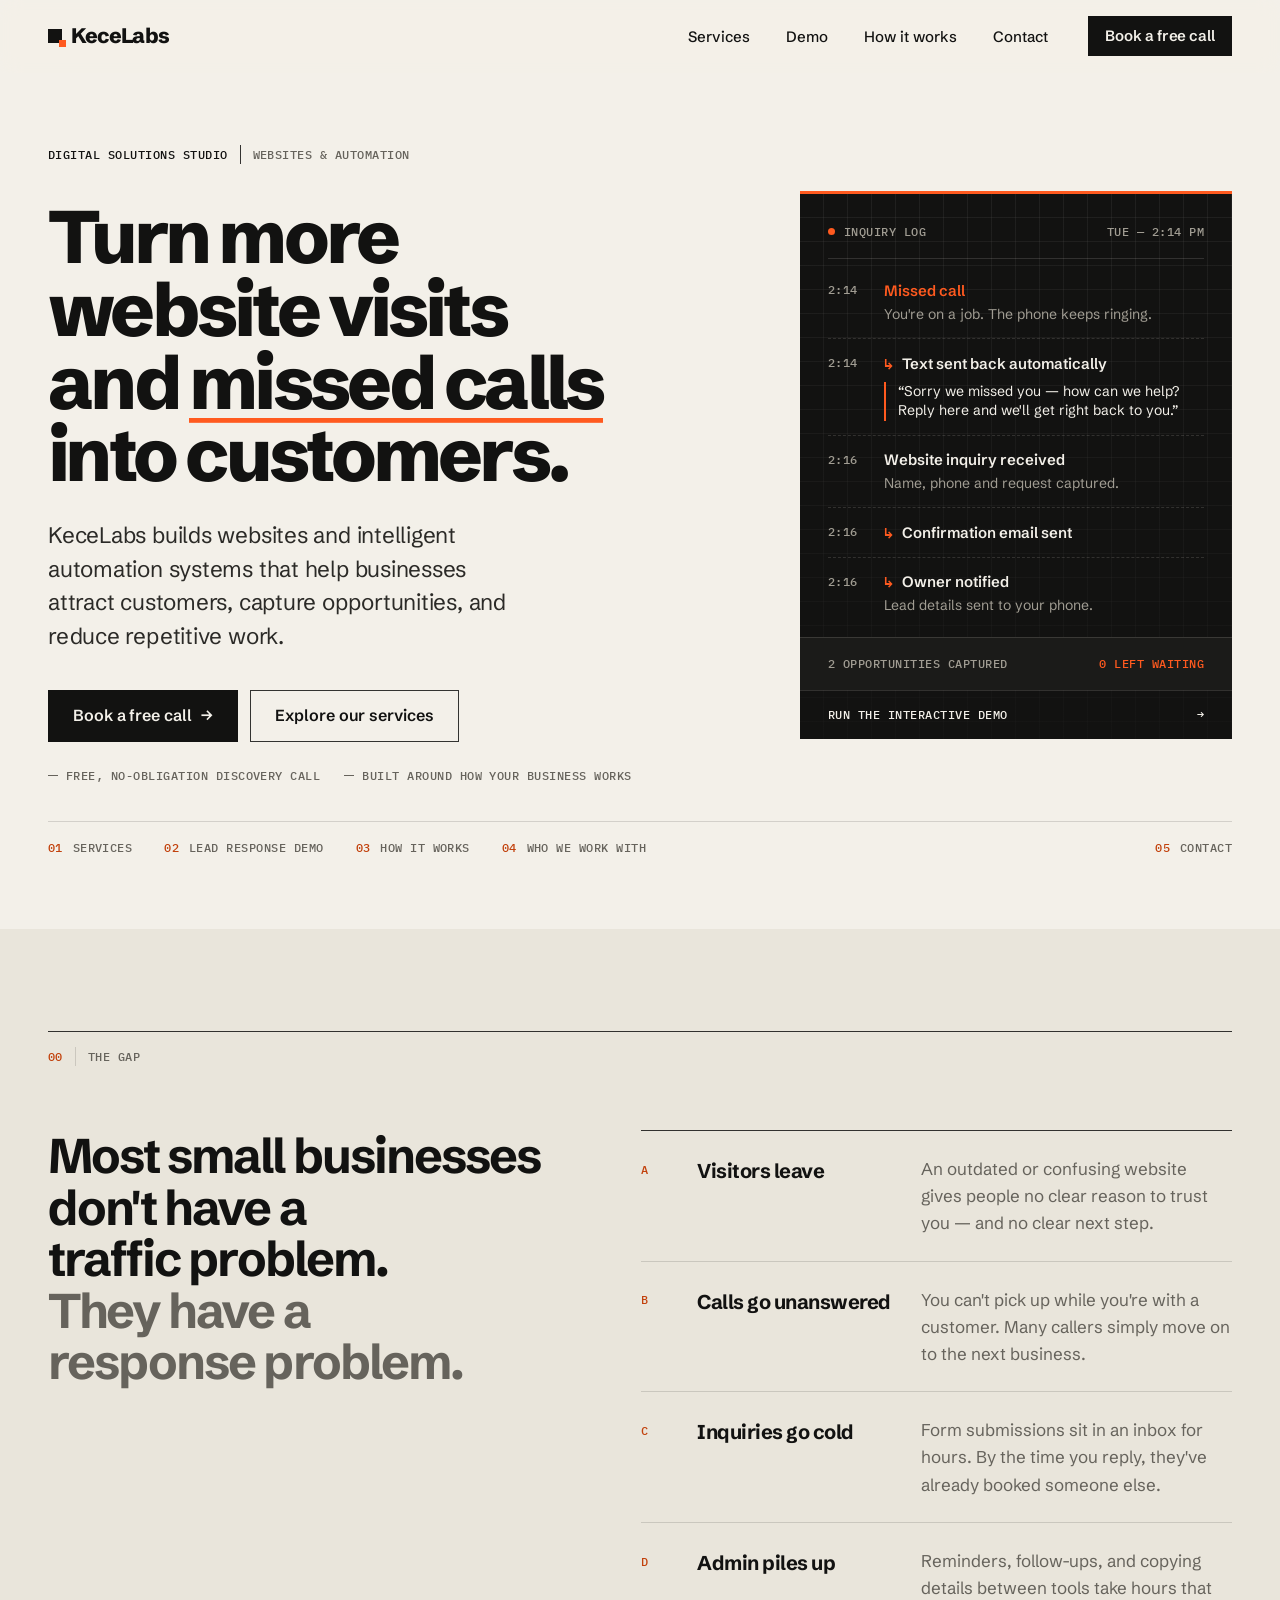
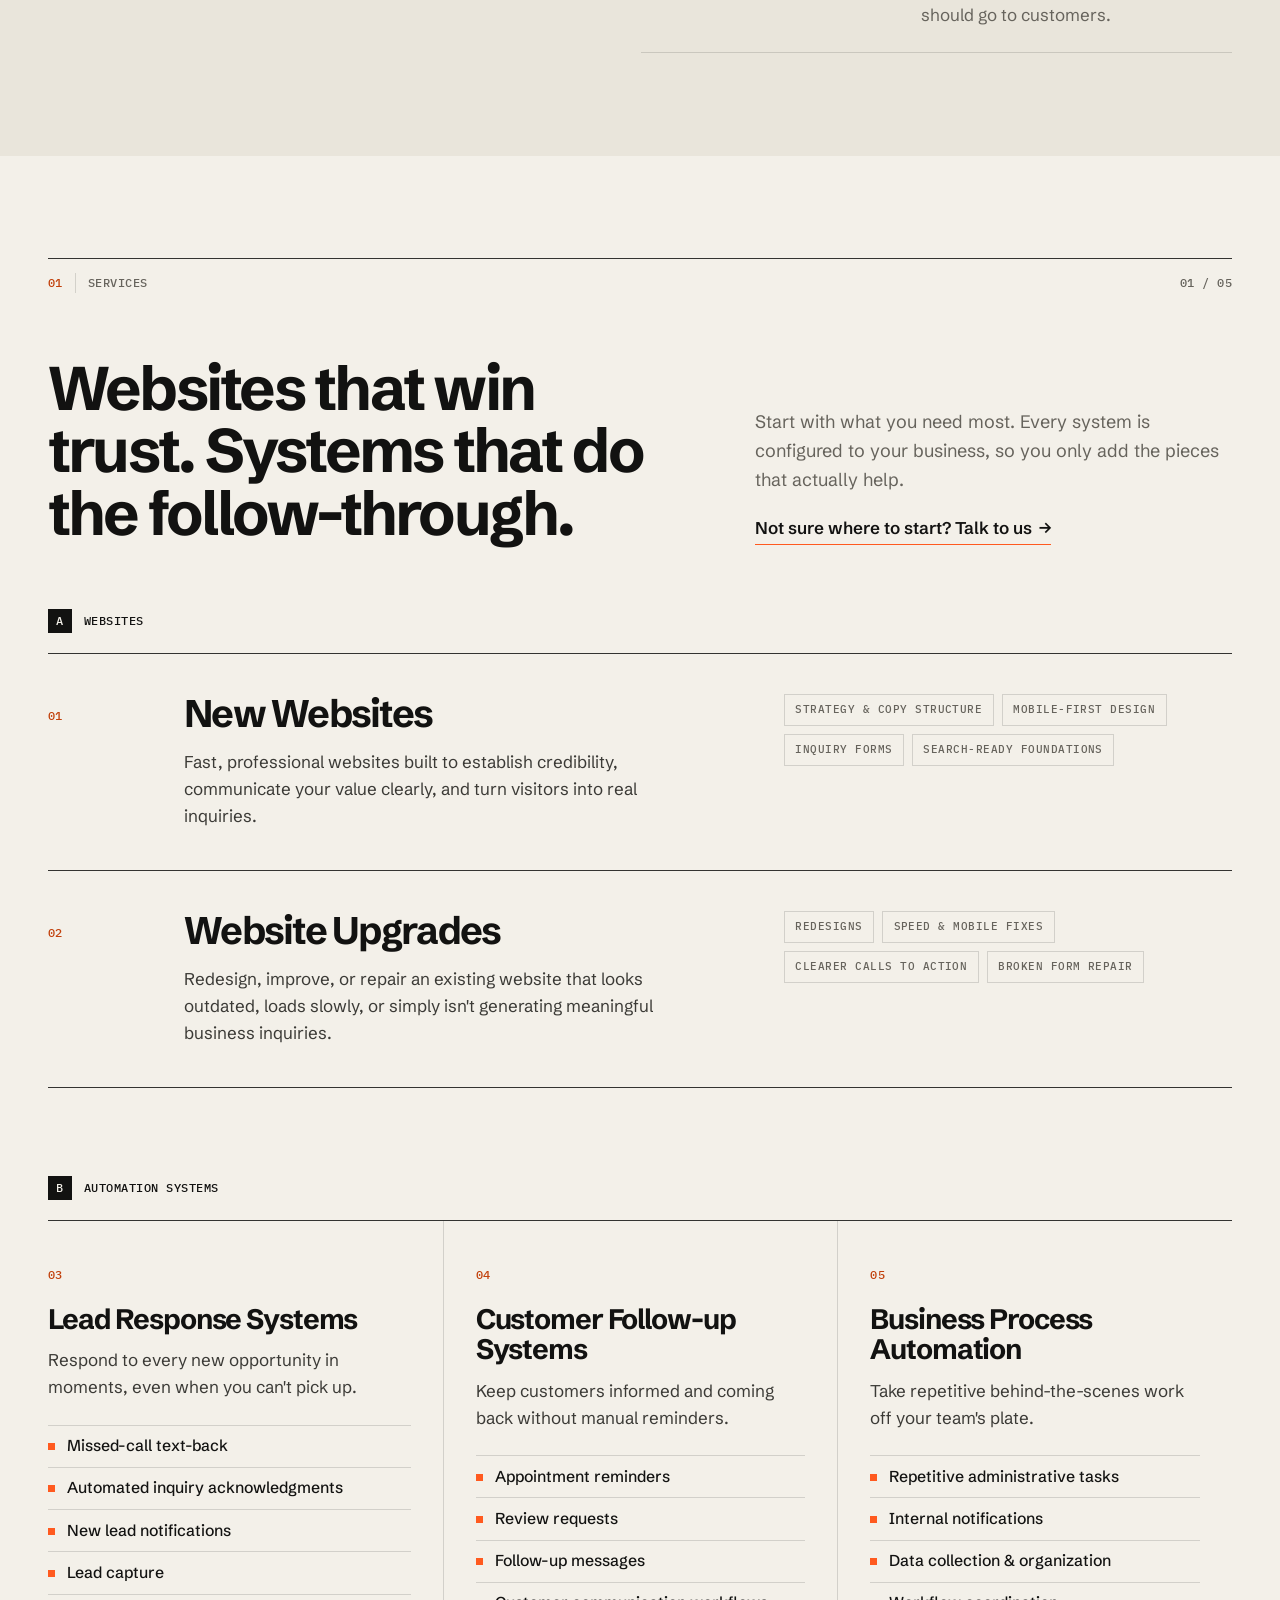
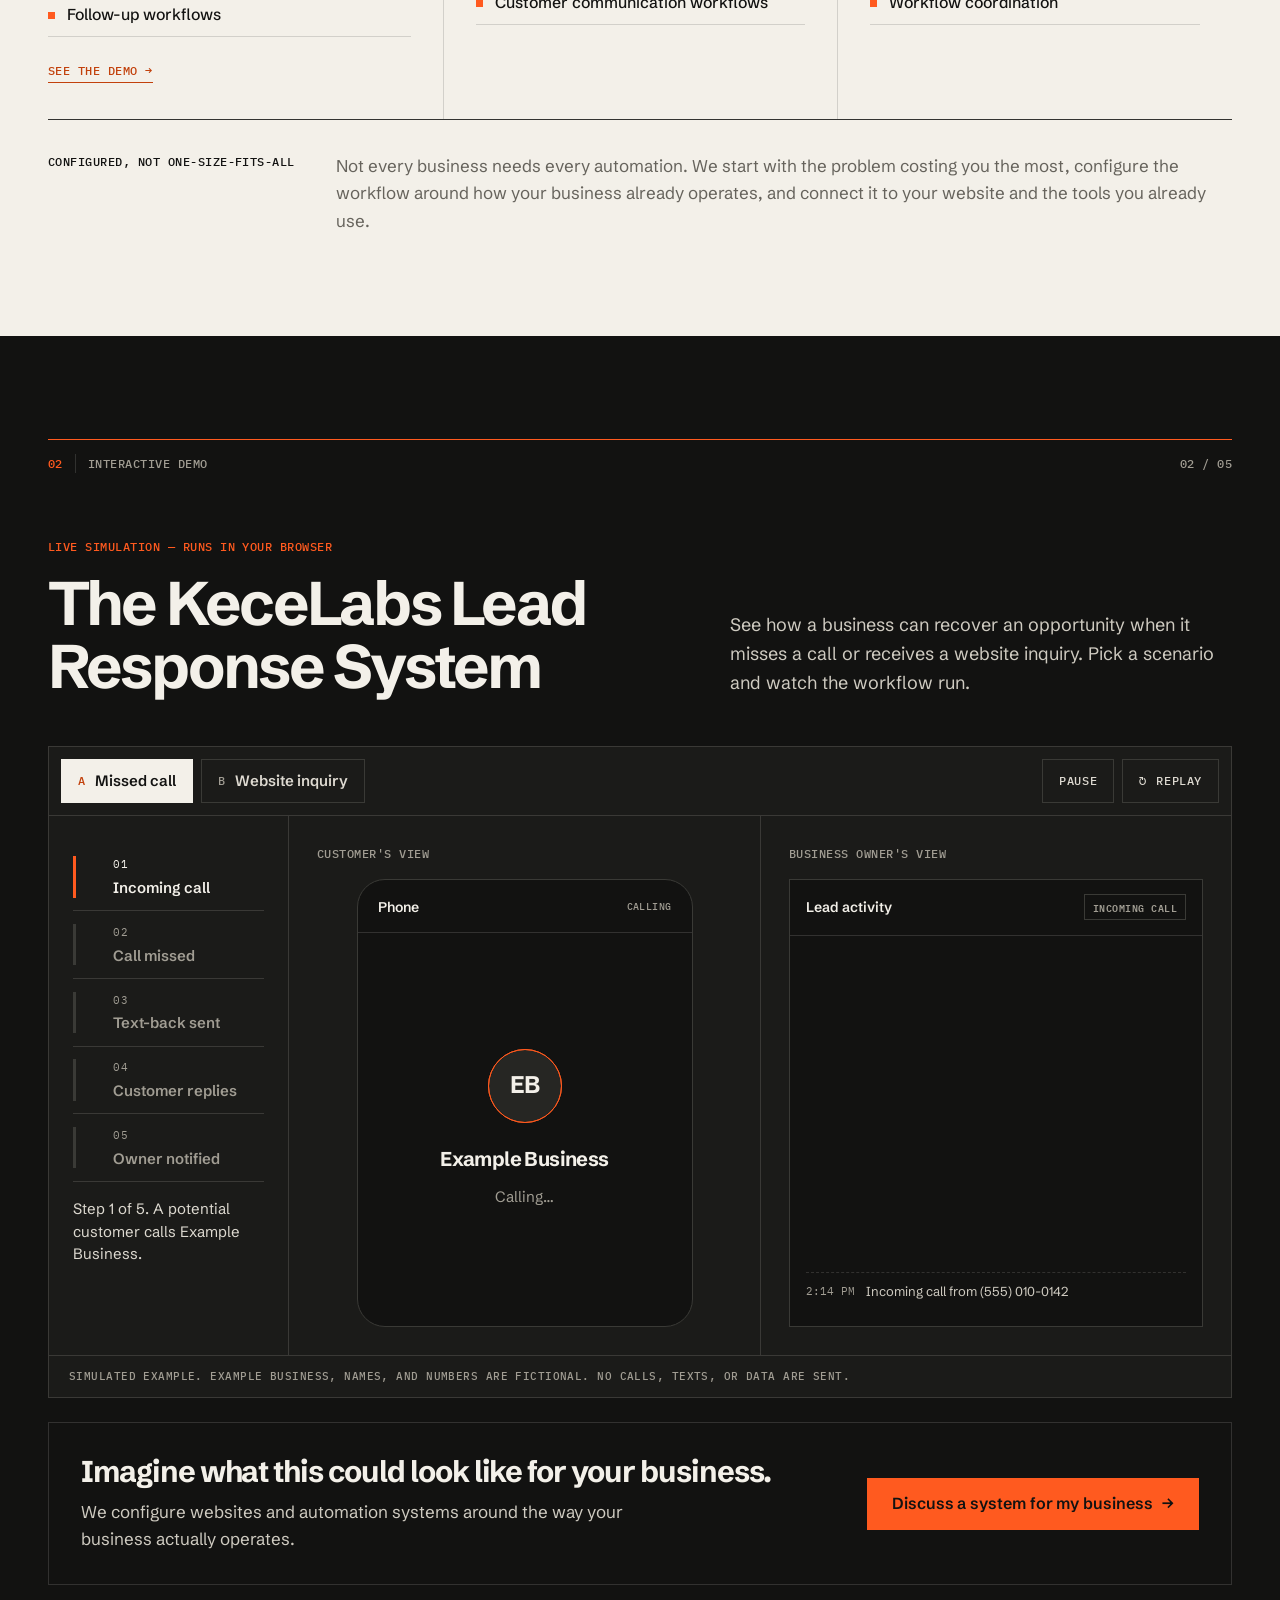
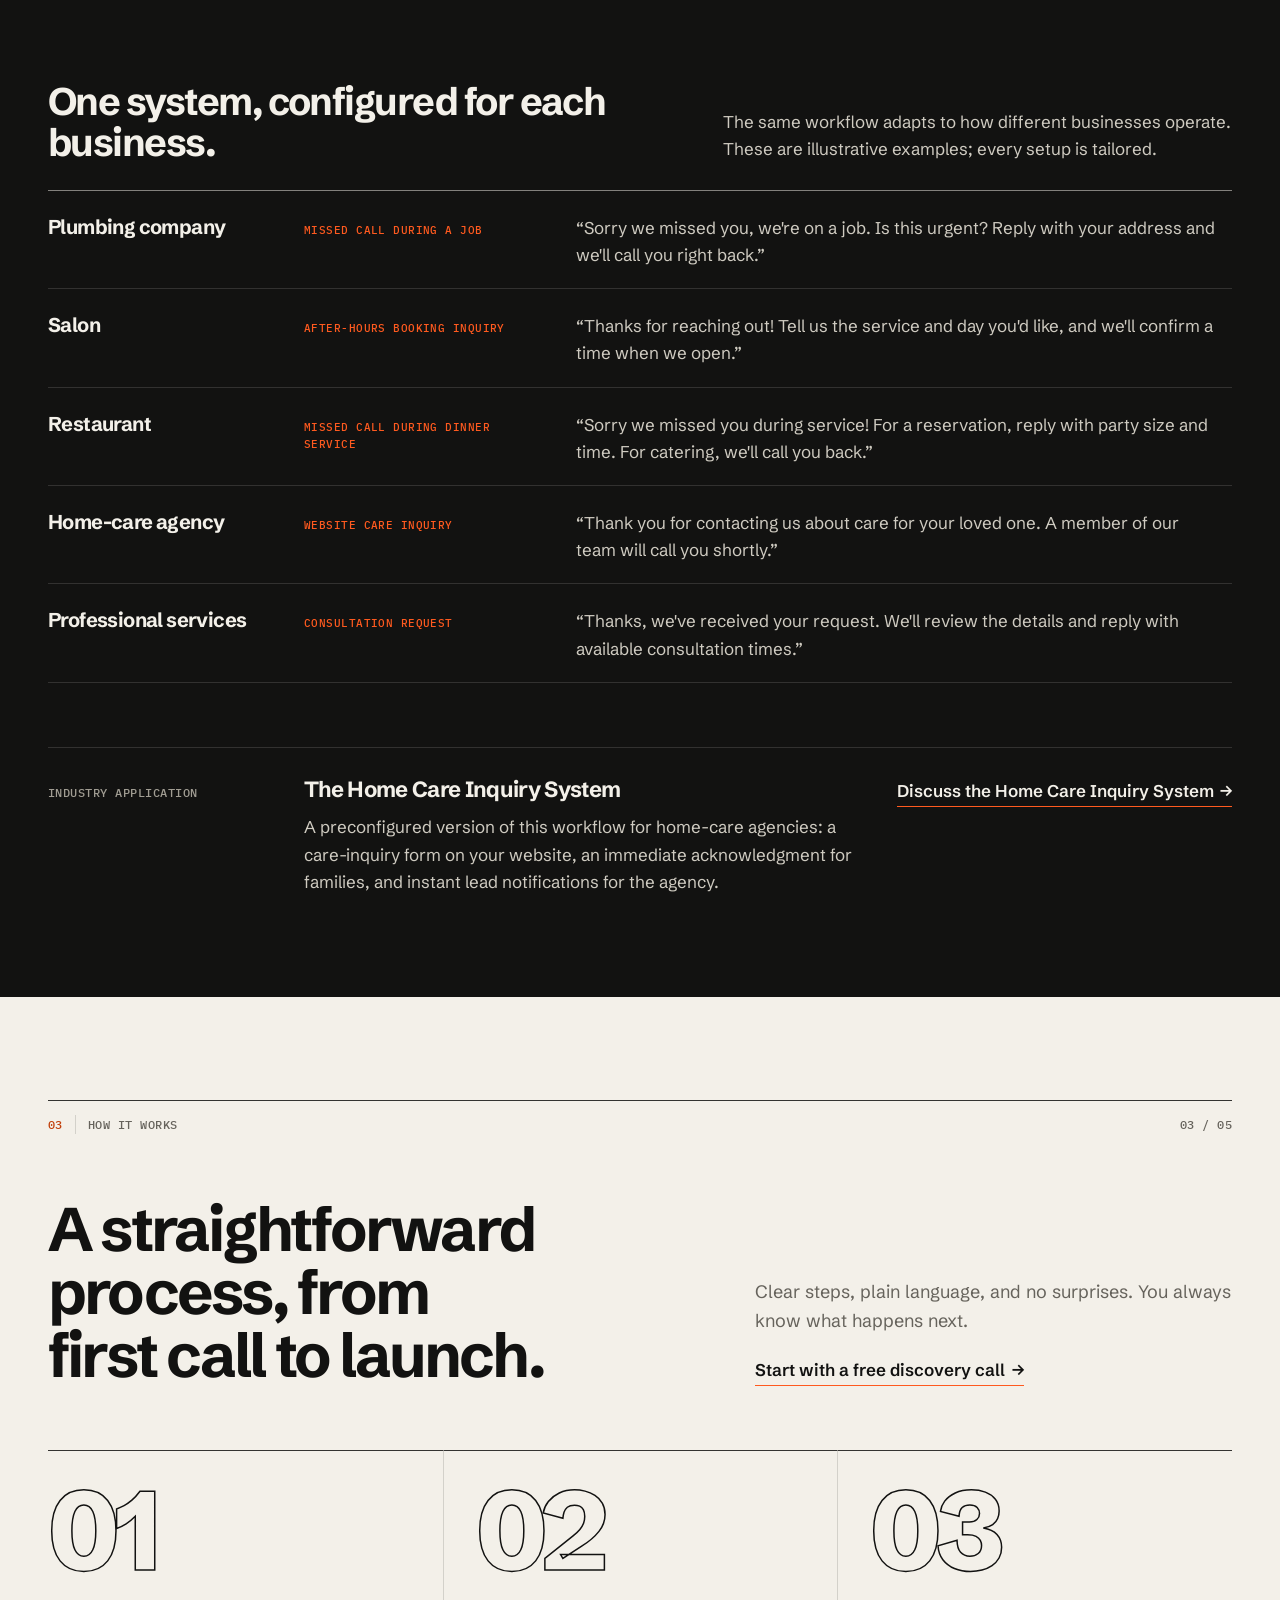
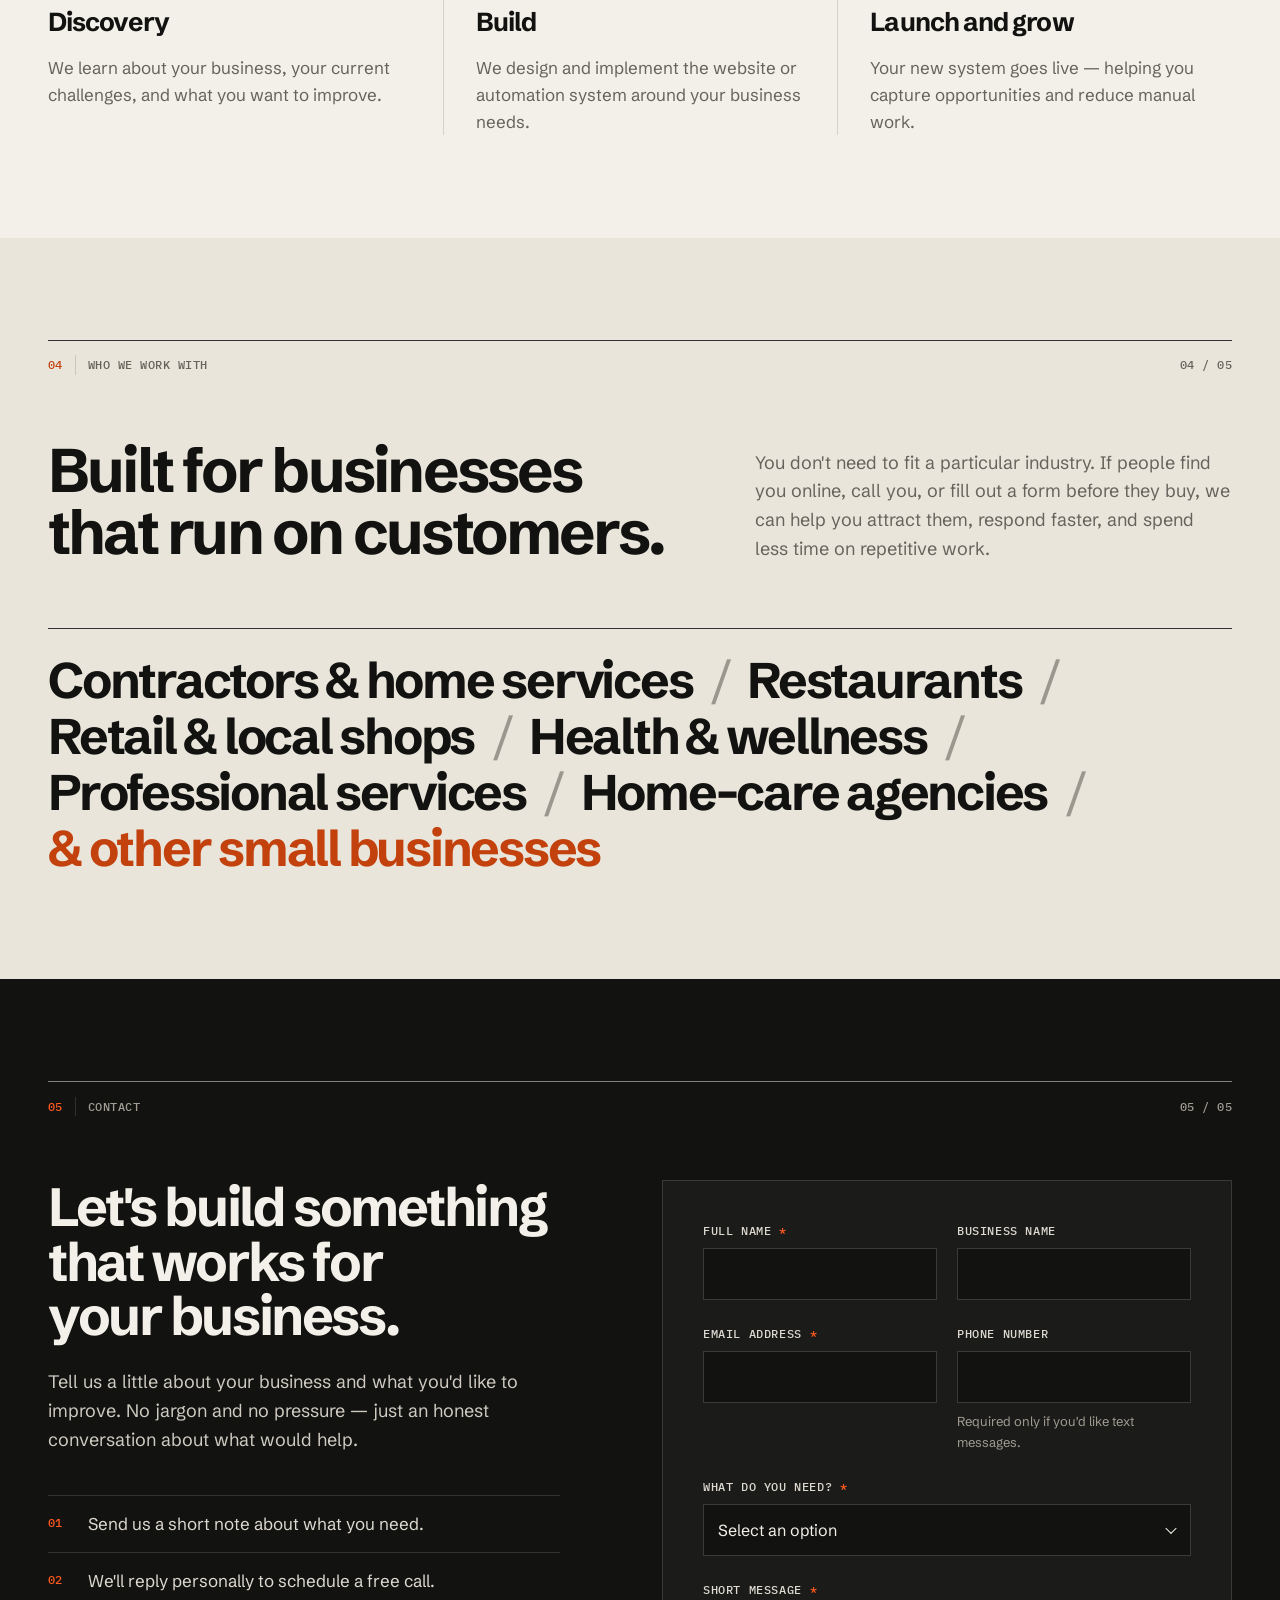
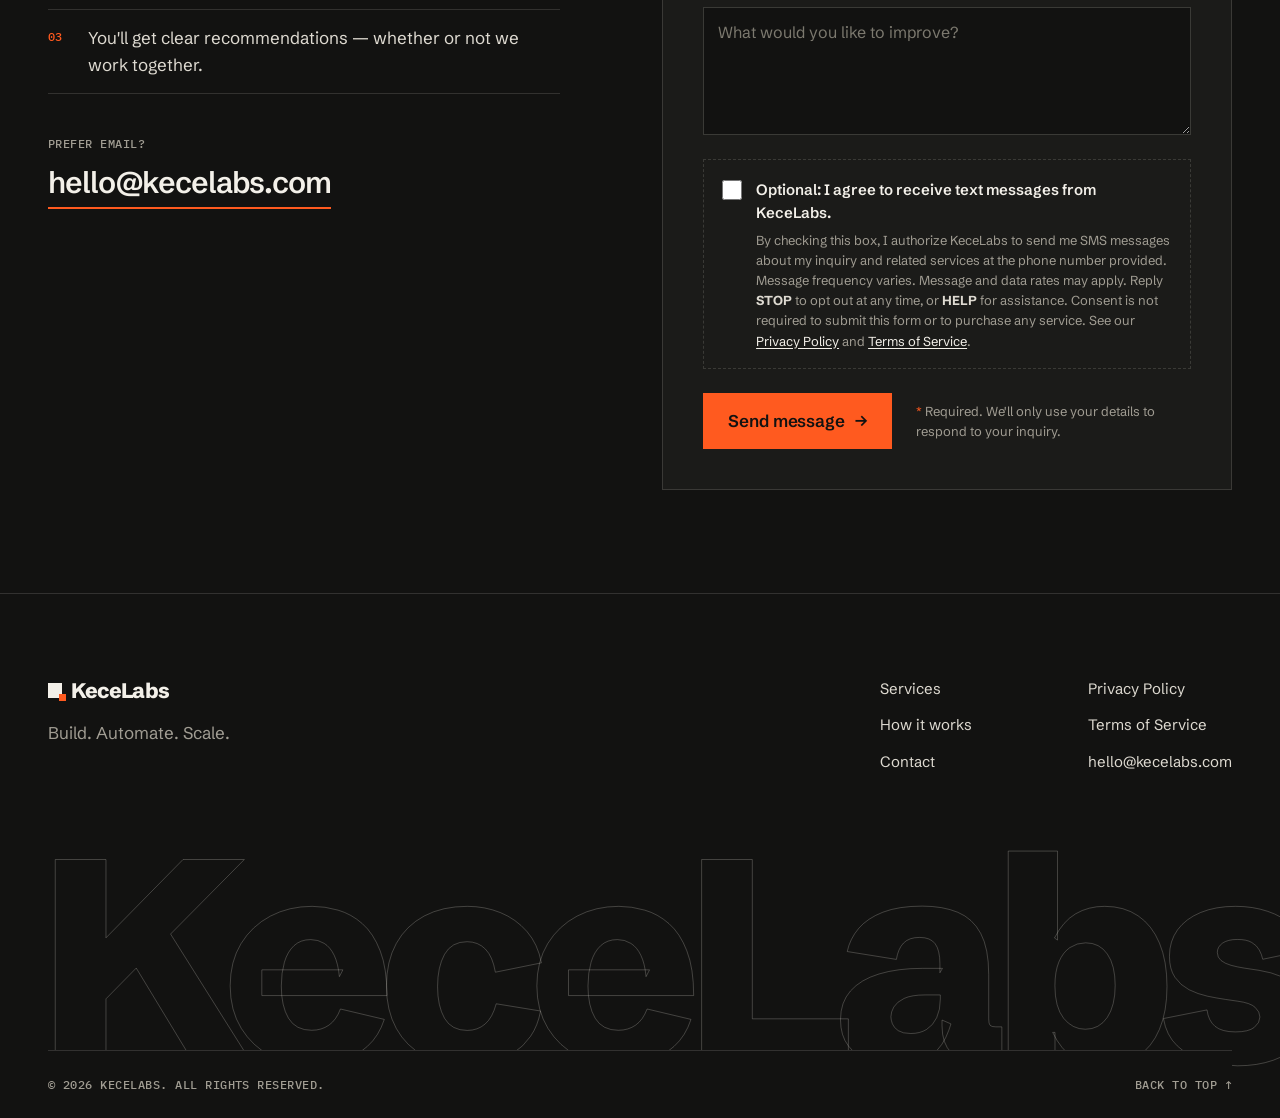
<file: index.html>
<!doctype html>
<html lang="en">
<head>
  <meta charset="utf-8">
  <meta name="viewport" content="width=device-width, initial-scale=1">
  <title>KeceLabs — Websites &amp; Lead Automation for Small Businesses</title>
  <meta name="description" content="KeceLabs builds websites and intelligent automation systems that help businesses attract customers, capture opportunities, and reduce repetitive work.">
  <!-- TODO: replace https://REPLACE-WITH-DOMAIN with the confirmed production domain on every page. -->
  <link rel="canonical" href="https://REPLACE-WITH-DOMAIN/">
  <meta name="theme-color" content="#121211">

  <meta property="og:type" content="website">
  <meta property="og:site_name" content="KeceLabs">
  <meta property="og:title" content="KeceLabs — Build. Automate. Scale.">
  <meta property="og:description" content="Websites and intelligent automation systems that help businesses attract customers, capture opportunities, and reduce repetitive work.">
  <meta property="og:url" content="https://REPLACE-WITH-DOMAIN/">
  <meta property="og:image" content="https://REPLACE-WITH-DOMAIN/og-image.png">
  <meta property="og:image:width" content="1200">
  <meta property="og:image:height" content="630">
  <meta property="og:image:alt" content="KeceLabs — Build. Automate. Scale.">
  <meta name="twitter:card" content="summary_large_image">

  <link rel="icon" href="favicon.svg" type="image/svg+xml">
  <link rel="apple-touch-icon" href="apple-touch-icon.png">

  <link rel="preconnect" href="https://fonts.googleapis.com">
  <link rel="preconnect" href="https://fonts.gstatic.com" crossorigin>
  <link rel="stylesheet" href="https://fonts.googleapis.com/css2?family=IBM+Plex+Mono:wght@400;500&family=Schibsted+Grotesk:wght@400;500;600;700;800&display=swap">
  <link rel="stylesheet" href="styles.css?v=6">
  <script>document.documentElement.classList.add('js');</script>
  <script src="script.js?v=6" defer></script>
</head>
<body>
  <a class="skip-link" href="#main">Skip to content</a>

  <header class="site-header" data-header>
    <div class="container header-inner">
      <a class="wordmark" href="#top" aria-label="KeceLabs — back to top">
        <span class="wordmark-mark" aria-hidden="true"></span>KeceLabs
      </a>

      <nav class="primary-nav" aria-label="Primary">
        <ul class="nav-list">
          <li><a href="#services">Services</a></li>
          <li><a href="#demo">Demo</a></li>
          <li><a href="#process">How it works</a></li>
          <li><a href="#contact">Contact</a></li>
        </ul>
      </nav>

      <a class="btn btn-primary btn-sm header-cta" href="#contact">Book a free call</a>
      <a class="btn btn-primary btn-sm header-cta-mobile" href="#contact">Book a call</a>

      <button class="menu-toggle" type="button" aria-expanded="false" aria-controls="mobile-menu" data-menu-toggle>
        <span class="visually-hidden" data-menu-label>Open menu</span>
        <span class="menu-toggle-bars" aria-hidden="true"><span></span><span></span></span>
      </button>
    </div>

    <div class="mobile-menu" id="mobile-menu" data-mobile-menu hidden>
      <nav class="container" aria-label="Mobile">
        <ul class="mobile-nav-list">
          <li><a href="#services"><span class="mono">01</span>Services</a></li>
          <li><a href="#demo"><span class="mono">02</span>Demo</a></li>
          <li><a href="#process"><span class="mono">03</span>How it works</a></li>
          <li><a href="#contact"><span class="mono">04</span>Contact</a></li>
        </ul>
        <a class="btn btn-primary btn-block" href="#contact">Book a free call</a>
        <p class="mobile-menu-meta mono"><a href="mailto:hello@kecelabs.com">hello@kecelabs.com</a></p>
      </nav>
    </div>
    <div class="scroll-progress" aria-hidden="true"><span data-progress></span></div>
  </header>

  <main id="main">

    <!-- ===================== HERO ===================== -->
    <section class="hero" id="top" aria-labelledby="hero-title">
      <div class="container hero-grid">
        <div class="hero-copy">
          <p class="hero-label mono"><span>Digital solutions studio</span><span class="hero-label-extra">Websites &amp; automation</span></p>

          <h1 class="hero-title" id="hero-title">
            <span class="line">Turn more</span>
            <span class="line">website visits</span>
            <span class="line">and <span class="hero-mark">missed calls</span></span>
            <span class="line">into customers.</span>
          </h1>

          <p class="lead">KeceLabs builds websites and intelligent automation systems that help businesses attract customers, capture opportunities, and reduce repetitive work.</p>

          <div class="btn-row">
            <a class="btn btn-primary" href="#contact">Book a free call <span class="btn-arrow" aria-hidden="true">→</span></a>
            <a class="btn btn-ghost" href="#services">Explore our services</a>
          </div>

          <ul class="hero-points mono">
            <li>Free, no-obligation discovery call</li>
            <li>Built around how your business works</li>
          </ul>
        </div>

          <figure class="signal" aria-labelledby="signal-caption">
            <div class="signal-head mono">
              <span><span class="signal-dot" aria-hidden="true"></span>Inquiry log</span>
              <span>Tue — 2:14 PM</span>
            </div>
            <ol class="signal-log">
              <li class="signal-row is-alert">
                <span class="signal-time mono">2:14</span>
                <span class="signal-event"><strong>Missed call</strong><span class="signal-sub">You're on a job. The phone keeps ringing.</span></span>
              </li>
              <li class="signal-row is-auto">
                <span class="signal-time mono">2:14</span>
                <span class="signal-event"><strong>Text sent back automatically</strong><span class="signal-quote">“Sorry we missed you — how can we help? Reply here and we'll get right back to you.”</span></span>
              </li>
              <li class="signal-row">
                <span class="signal-time mono">2:16</span>
                <span class="signal-event"><strong>Website inquiry received</strong><span class="signal-sub">Name, phone and request captured.</span></span>
              </li>
              <li class="signal-row is-auto">
                <span class="signal-time mono">2:16</span>
                <span class="signal-event"><strong>Confirmation email sent</strong></span>
              </li>
              <li class="signal-row is-auto">
                <span class="signal-time mono">2:16</span>
                <span class="signal-event"><strong>Owner notified</strong><span class="signal-sub">Lead details sent to your phone.</span></span>
              </li>
            </ol>
            <div class="signal-foot mono">
              <span>2 opportunities captured</span>
              <span class="signal-zero">0 left waiting</span>
            </div>
            <a class="signal-link mono" href="#demo">Run the interactive demo <span aria-hidden="true">→</span></a>
            <figcaption id="signal-caption" class="visually-hidden">An example sequence showing a missed call answered with an automatic text, and a website inquiry acknowledged by email while the business owner is notified.</figcaption>
          </figure>
      </div>

      <div class="container">
        <nav class="hero-index mono" aria-label="On this page">
          <a href="#services"><span>01</span>Services</a>
          <a href="#demo"><span>02</span>Lead Response demo</a>
          <a href="#process"><span>03</span>How it works</a>
          <a href="#industries"><span>04</span>Who we work with</a>
          <a href="#contact"><span>05</span>Contact</a>
        </nav>
      </div>
    </section>

    <!-- ===================== THE GAP ===================== -->
    <section class="gap" aria-labelledby="gap-title">
      <div class="container">
        <div class="section-index mono" aria-hidden="true"><span>00</span><span>The gap</span></div>
        <div class="gap-body">
        <h2 class="gap-statement" id="gap-title">
          Most small businesses don't have a traffic problem.
          <span class="muted">They have a response problem.</span>
        </h2>
        <ol class="gap-list">
          <li>
            <span class="gap-num mono">A</span>
            <h3>Visitors leave</h3>
            <p>An outdated or confusing website gives people no clear reason to trust you — and no clear next step.</p>
          </li>
          <li>
            <span class="gap-num mono">B</span>
            <h3>Calls go unanswered</h3>
            <p>You can't pick up while you're with a customer. Many callers simply move on to the next business.</p>
          </li>
          <li>
            <span class="gap-num mono">C</span>
            <h3>Inquiries go cold</h3>
            <p>Form submissions sit in an inbox for hours. By the time you reply, they've already booked someone else.</p>
          </li>
          <li>
            <span class="gap-num mono">D</span>
            <h3>Admin piles up</h3>
            <p>Reminders, follow-ups, and copying details between tools take hours that should go to customers.</p>
          </li>
        </ol>
        </div>
      </div>
    </section>

    <!-- ===================== SERVICES ===================== -->
    <section class="services" id="services" aria-labelledby="services-title">
      <div class="container">
        <div class="section-index mono" aria-hidden="true"><span>01</span><span>Services</span><span class="section-count">01 / 05</span></div>
        <header class="section-head section-head-split">
          <h2 class="section-title" id="services-title">Websites that win trust. Systems that do the follow-through.</h2>
          <div>
            <p class="section-intro">Start with what you need most. Every system is configured to your business, so you only add the pieces that actually help.</p>
            <a class="text-link" href="#contact">Not sure where to start? Talk to us <span aria-hidden="true">→</span></a>
          </div>
        </header>

        <div class="service-group">
          <h3 class="service-group-title mono"><span>A</span>Websites</h3>
          <div class="service-list">
            <article class="service reveal">
              <div class="service-num mono">01</div>
              <div class="service-main">
                <h4 class="service-title">New Websites</h4>
                <p class="service-desc">Fast, professional websites built to establish credibility, communicate your value clearly, and turn visitors into real inquiries.</p>
              </div>
              <ul class="service-tags mono" aria-label="Includes">
                <li>Strategy &amp; copy structure</li>
                <li>Mobile-first design</li>
                <li>Inquiry forms</li>
                <li>Search-ready foundations</li>
              </ul>
            </article>

            <article class="service reveal">
              <div class="service-num mono">02</div>
              <div class="service-main">
                <h4 class="service-title">Website Upgrades</h4>
                <p class="service-desc">Redesign, improve, or repair an existing website that looks outdated, loads slowly, or simply isn't generating meaningful business inquiries.</p>
              </div>
              <ul class="service-tags mono" aria-label="Includes">
                <li>Redesigns</li>
                <li>Speed &amp; mobile fixes</li>
                <li>Clearer calls to action</li>
                <li>Broken form repair</li>
              </ul>
            </article>
          </div>
        </div>

        <div class="service-group">
          <h3 class="service-group-title mono"><span>B</span>Automation systems</h3>
          <div class="systems">
            <article class="system reveal">
              <div class="service-num mono">03</div>
              <h4 class="system-title">Lead Response Systems</h4>
              <p class="system-desc">Respond to every new opportunity in moments, even when you can't pick up.</p>
              <ul class="capabilities" aria-label="Lead response capabilities">
                <li>Missed-call text-back</li>
                <li>Automated inquiry acknowledgments</li>
                <li>New lead notifications</li>
                <li>Lead capture</li>
                <li>Follow-up workflows</li>
              </ul>
              <a class="system-link mono" href="#demo">See the demo <span aria-hidden="true">→</span></a>
            </article>
            <article class="system reveal">
              <div class="service-num mono">04</div>
              <h4 class="system-title">Customer Follow-up Systems</h4>
              <p class="system-desc">Keep customers informed and coming back without manual reminders.</p>
              <ul class="capabilities" aria-label="Customer follow-up capabilities">
                <li>Appointment reminders</li>
                <li>Review requests</li>
                <li>Follow-up messages</li>
                <li>Customer communication workflows</li>
              </ul>
            </article>
            <article class="system reveal">
              <div class="service-num mono">05</div>
              <h4 class="system-title">Business Process Automation</h4>
              <p class="system-desc">Take repetitive behind-the-scenes work off your team's plate.</p>
              <ul class="capabilities" aria-label="Business process automation capabilities">
                <li>Repetitive administrative tasks</li>
                <li>Internal notifications</li>
                <li>Data collection &amp; organization</li>
                <li>Workflow coordination</li>
              </ul>
            </article>
          </div>
          <p class="systems-note"><span class="mono">Configured, not one-size-fits-all</span>Not every business needs every automation. We start with the problem costing you the most, configure the workflow around how your business already operates, and connect it to your website and the tools you already use.</p>
        </div>
      </div>
    </section>

    <!-- ===================== INTERACTIVE DEMO =====================
         Simulation only: scripted events in script.js (initDemo). No network
         requests, no real calls or texts, no data collected. -->
    <section class="demo-section" id="demo" aria-labelledby="demo-title">
      <div class="container">
        <div class="section-index mono" aria-hidden="true"><span>02</span><span>Interactive demo</span><span class="section-count">02 / 05</span></div>

        <header class="demo-head">
          <div>
            <p class="eyebrow mono">Live simulation — runs in your browser</p>
            <h2 class="section-title" id="demo-title">The KeceLabs Lead Response System</h2>
          </div>
          <p class="demo-intro">See how a business can recover an opportunity when it misses a call or receives a website inquiry. Pick a scenario and watch the workflow run.</p>
        </header>

        <div class="demo" data-demo>
          <div class="demo-bar">
            <div class="demo-tabs" role="group" aria-label="Choose a scenario">
              <button type="button" class="demo-tab" data-scenario="call" aria-pressed="true"><span class="mono">A</span>Missed call</button>
              <button type="button" class="demo-tab" data-scenario="web" aria-pressed="false"><span class="mono">B</span>Website inquiry</button>
            </div>
            <div class="demo-controls">
              <button type="button" class="demo-ctrl" data-demo-toggle>Pause</button>
              <button type="button" class="demo-ctrl" data-demo-replay><span aria-hidden="true">↻</span> Replay</button>
            </div>
          </div>

          <div class="demo-stage" data-demo-stage hidden>
            <div class="demo-progress">
              <ol class="demo-steps" data-demo-steps aria-label="Workflow steps — select one to jump to it"></ol>
              <p class="demo-caption" data-demo-caption aria-live="polite"></p>
            </div>
            <div class="demo-pane">
              <p class="demo-pane-label mono">Customer's view</p>
              <div class="device" data-demo-customer></div>
            </div>
            <div class="demo-pane">
              <p class="demo-pane-label mono">Business owner's view</p>
              <div class="owner" data-demo-owner></div>
            </div>
          </div>

          <!-- Shown when JavaScript is unavailable -->
          <div class="demo-fallback" data-demo-fallback>
            <div>
              <p class="mono">A — Missed call</p>
              <ol>
                <li>A potential customer calls the business.</li>
                <li>The business misses the call.</li>
                <li>An automatic text-back is sent.</li>
                <li>The customer replies.</li>
                <li>The owner receives a new lead notification.</li>
              </ol>
            </div>
            <div>
              <p class="mono">B — Website inquiry</p>
              <ol>
                <li>A visitor submits a website inquiry.</li>
                <li>The customer receives an acknowledgment.</li>
                <li>The business receives a lead notification.</li>
                <li>The inquiry is ready for follow-up.</li>
              </ol>
            </div>
          </div>

          <p class="demo-disclaimer mono">Simulated example. Example Business, names, and numbers are fictional. No calls, texts, or data are sent.</p>
        </div>

        <div class="demo-cta" data-demo-cta>
          <div>
            <h3>Imagine what this could look like for your business.</h3>
            <p>We configure websites and automation systems around the way your business actually operates.</p>
          </div>
          <a class="btn btn-accent" href="#contact" data-need="Lead automation" data-message="I'd like to discuss a lead response system for my business.">Discuss a system for my business <span class="btn-arrow" aria-hidden="true">→</span></a>
        </div>

        <div class="configs">
          <header class="configs-head">
            <h3>One system, configured for each business.</h3>
            <p>The same workflow adapts to how different businesses operate. These are illustrative examples; every setup is tailored.</p>
          </header>
          <ul class="config-list">
            <li class="config">
              <span class="config-industry">Plumbing company</span>
              <span class="config-trigger mono">Missed call during a job</span>
              <p class="config-reply">“Sorry we missed you, we're on a job. Is this urgent? Reply with your address and we'll call you right back.”</p>
            </li>
            <li class="config">
              <span class="config-industry">Salon</span>
              <span class="config-trigger mono">After-hours booking inquiry</span>
              <p class="config-reply">“Thanks for reaching out! Tell us the service and day you'd like, and we'll confirm a time when we open.”</p>
            </li>
            <li class="config">
              <span class="config-industry">Restaurant</span>
              <span class="config-trigger mono">Missed call during dinner service</span>
              <p class="config-reply">“Sorry we missed you during service! For a reservation, reply with party size and time. For catering, we'll call you back.”</p>
            </li>
            <li class="config">
              <span class="config-industry">Home-care agency</span>
              <span class="config-trigger mono">Website care inquiry</span>
              <p class="config-reply">“Thank you for contacting us about care for your loved one. A member of our team will call you shortly.”</p>
            </li>
            <li class="config">
              <span class="config-industry">Professional services</span>
              <span class="config-trigger mono">Consultation request</span>
              <p class="config-reply">“Thanks, we've received your request. We'll review the details and reply with available consultation times.”</p>
            </li>
          </ul>
        </div>

        <aside class="application" aria-labelledby="application-title">
          <p class="mono">Industry application</p>
          <div class="application-body">
            <h3 id="application-title">The Home Care Inquiry System</h3>
            <p>A preconfigured version of this workflow for home-care agencies: a care-inquiry form on your website, an immediate acknowledgment for families, and instant lead notifications for the agency.</p>
          </div>
          <a class="text-link" href="#contact" data-need="Lead automation" data-message="I'm interested in the Home Care Inquiry System for my agency.">Discuss the Home Care Inquiry System <span aria-hidden="true">→</span></a>
        </aside>
      </div>
    </section>

    <!-- ===================== PROCESS ===================== -->
    <section class="process" id="process" aria-labelledby="process-title">
      <div class="container">
        <div class="section-index mono" aria-hidden="true"><span>03</span><span>How it works</span><span class="section-count">03 / 05</span></div>
        <header class="section-head section-head-split">
          <h2 class="section-title" id="process-title">A straightforward process, from first call to launch.</h2>
          <div>
            <p class="section-intro">Clear steps, plain language, and no surprises. You always know what happens next.</p>
            <a class="text-link" href="#contact">Start with a free discovery call <span aria-hidden="true">→</span></a>
          </div>
        </header>

        <ol class="steps">
          <li class="step reveal">
            <span class="step-num">01</span>
            <h3>Discovery</h3>
            <p>We learn about your business, your current challenges, and what you want to improve.</p>
          </li>
          <li class="step reveal">
            <span class="step-num">02</span>
            <h3>Build</h3>
            <p>We design and implement the website or automation system around your business needs.</p>
          </li>
          <li class="step reveal">
            <span class="step-num">03</span>
            <h3>Launch and grow</h3>
            <p>Your new system goes live — helping you capture opportunities and reduce manual work.</p>
          </li>
        </ol>
      </div>
    </section>

    <!-- ===================== WHO WE WORK WITH ===================== -->
    <section class="industries" id="industries" aria-labelledby="industries-title">
      <div class="container">
        <div class="section-index mono" aria-hidden="true"><span>04</span><span>Who we work with</span><span class="section-count">04 / 05</span></div>
        <header class="section-head section-head-split">
          <h2 class="section-title" id="industries-title">Built for businesses that run on customers.</h2>
          <p class="section-intro">You don't need to fit a particular industry. If people find you online, call you, or fill out a form before they buy, we can help you attract them, respond faster, and spend less time on repetitive work.</p>
        </header>

        <ul class="industry-list">
          <li>Contractors &amp; home services</li>
          <li>Restaurants</li>
          <li>Retail &amp; local shops</li>
          <li>Health &amp; wellness</li>
          <li>Professional services</li>
          <li>Home-care agencies</li>
          <li class="industry-more">&amp; other small businesses</li>
        </ul>
      </div>
    </section>

    <!-- ===================== CONTACT ===================== -->
    <section class="contact" id="contact" aria-labelledby="contact-title">
      <div class="container">
        <div class="section-index mono" aria-hidden="true"><span>05</span><span>Contact</span><span class="section-count">05 / 05</span></div>
      </div>
      <div class="container contact-grid">
        <div class="contact-copy">
          <h2 class="section-title" id="contact-title">Let's build something that works for your business.</h2>
          <p class="contact-lead">Tell us a little about your business and what you'd like to improve. No jargon and no pressure — just an honest conversation about what would help.</p>

          <ol class="next-steps">
            <li><span class="mono">01</span>Send us a short note about what you need.</li>
            <li><span class="mono">02</span>We'll reply personally to schedule a free call.</li>
            <li><span class="mono">03</span>You'll get clear recommendations — whether or not we work together.</li>
          </ol>

          <p class="contact-email">
            <span class="mono">Prefer email?</span>
            <a href="mailto:hello@kecelabs.com">hello@kecelabs.com</a>
          </p>
        </div>

        <div class="form-shell" data-form-shell>
          <form
            class="contact-form"
            name="contact"
            method="POST"
            action="/thanks.html"
            data-netlify="true"
            netlify-honeypot="bot-field"
            data-contact-form
          >
            <input type="hidden" name="form-name" value="contact">
            <p class="honeypot" aria-hidden="true">
              <label>Leave this field empty <input name="bot-field" tabindex="-1" autocomplete="off"></label>
            </p>

            <div class="form-alert" role="alert" data-form-error hidden>
              <strong>Your message didn't send.</strong>
              <span>Something went wrong on our end. Please try again, or email us directly at <a href="mailto:hello@kecelabs.com">hello@kecelabs.com</a>.</span>
            </div>

            <div class="field-row">
              <div class="field">
                <label for="f-name">Full name <span class="req" aria-hidden="true">*</span></label>
                <input id="f-name" name="name" type="text" autocomplete="name" required maxlength="120" aria-describedby="f-name-err">
                <p class="field-error" id="f-name-err" data-error-for="f-name"></p>
              </div>
              <div class="field">
                <label for="f-business">Business name</label>
                <input id="f-business" name="business" type="text" autocomplete="organization" maxlength="160">
              </div>
            </div>

            <div class="field-row">
              <div class="field">
                <label for="f-email">Email address <span class="req" aria-hidden="true">*</span></label>
                <input id="f-email" name="email" type="email" autocomplete="email" required maxlength="200" aria-describedby="f-email-err">
                <p class="field-error" id="f-email-err" data-error-for="f-email"></p>
              </div>
              <div class="field">
                <label for="f-phone">Phone number</label>
                <input id="f-phone" name="phone" type="tel" autocomplete="tel" inputmode="tel" maxlength="40" pattern="[0-9+\(\)\-\.\s]{7,40}" aria-describedby="f-phone-hint f-phone-err">
                <p class="field-hint" id="f-phone-hint">Required only if you'd like text messages.</p>
                <p class="field-error" id="f-phone-err" data-error-for="f-phone"></p>
              </div>
            </div>

            <div class="field">
              <label for="f-need">What do you need? <span class="req" aria-hidden="true">*</span></label>
              <div class="select-wrap">
                <select id="f-need" name="need" required aria-describedby="f-need-err">
                  <option value="" selected disabled>Select an option</option>
                  <option value="New website">New website</option>
                  <option value="Upgrade my existing website">Upgrade my existing website</option>
                  <option value="Lead automation">Lead automation</option>
                  <option value="Not sure yet">Not sure yet</option>
                </select>
              </div>
              <p class="field-error" id="f-need-err" data-error-for="f-need"></p>
            </div>

            <div class="field">
              <label for="f-message">Short message <span class="req" aria-hidden="true">*</span></label>
              <textarea id="f-message" name="message" rows="4" required minlength="10" maxlength="2000" placeholder="What would you like to improve?" aria-describedby="f-message-err"></textarea>
              <p class="field-error" id="f-message-err" data-error-for="f-message"></p>
            </div>

            <div class="consent">
              <input id="f-sms" name="sms_consent" type="checkbox" value="Yes - agreed to receive SMS from KeceLabs" aria-describedby="f-sms-err">
              <label for="f-sms">
                <span class="consent-title">Optional: I agree to receive text messages from KeceLabs.</span>
                By checking this box, I authorize KeceLabs to send me SMS messages about my inquiry and related services at the phone number provided. Message frequency varies. Message and data rates may apply. Reply <strong>STOP</strong> to opt out at any time, or <strong>HELP</strong> for assistance. Consent is not required to submit this form or to purchase any service. See our <a href="privacy.html">Privacy Policy</a> and <a href="terms.html">Terms of Service</a>.
              </label>
              <p class="field-error" id="f-sms-err" data-error-for="f-sms"></p>
            </div>

            <div class="form-submit">
              <button class="btn btn-accent btn-submit" type="submit" data-submit>
                <span data-submit-label>Send message</span> <span class="btn-arrow" aria-hidden="true">→</span>
              </button>
              <p class="form-fineprint"><span aria-hidden="true">*</span> Required. We'll only use your details to respond to your inquiry.</p>
            </div>
          </form>

          <div class="form-success" data-form-success tabindex="-1" hidden>
            <span class="success-mark" aria-hidden="true"></span>
            <h3>Message received.</h3>
            <p>Thanks for reaching out. We'll review what you shared and reply personally to set up your free call.</p>
            <p class="mono">Need us sooner? <a href="mailto:hello@kecelabs.com">hello@kecelabs.com</a></p>
          </div>
        </div>
      </div>
    </section>
  </main>

  <footer class="site-footer">
    <div class="container">
      <div class="footer-top">
        <div class="footer-brand">
          <a class="wordmark wordmark-light" href="index.html"><span class="wordmark-mark" aria-hidden="true"></span>KeceLabs</a>
          <p class="footer-tagline">Build. Automate. Scale.</p>
        </div>
        <nav class="footer-nav" aria-label="Footer">
          <ul>
            <li><a href="#services">Services</a></li>
            <li><a href="#process">How it works</a></li>
            <li><a href="#contact">Contact</a></li>
          </ul>
          <ul>
            <li><a href="privacy.html">Privacy Policy</a></li>
            <li><a href="terms.html">Terms of Service</a></li>
            <li><a href="mailto:hello@kecelabs.com">hello@kecelabs.com</a></li>
          </ul>
        </nav>
      </div>
      <div class="footer-giant" aria-hidden="true">KeceLabs</div>
      <div class="footer-bottom mono">
        <span>© <span data-year>2026</span> KeceLabs. All rights reserved.</span>
        <a href="#top">Back to top ↑</a>
      </div>
    </div>
  </footer>
</body>
</html>
</file>
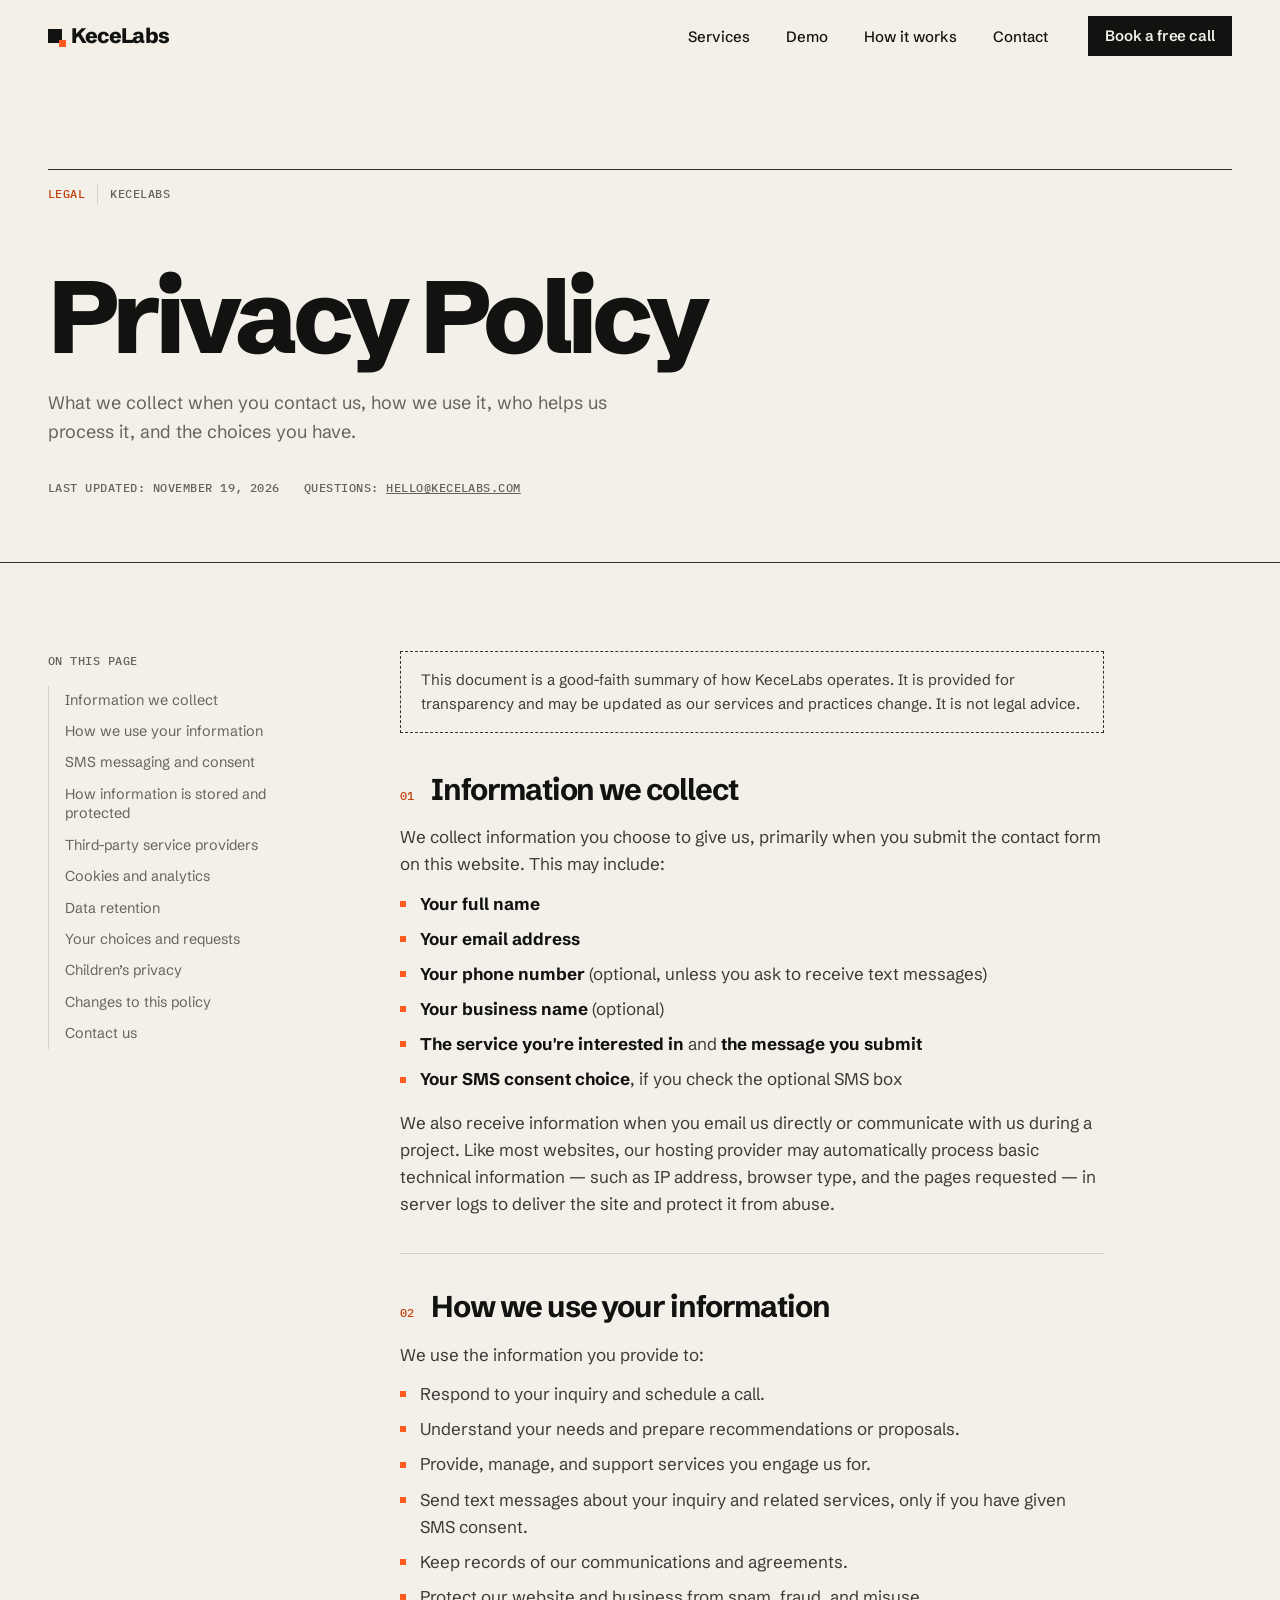
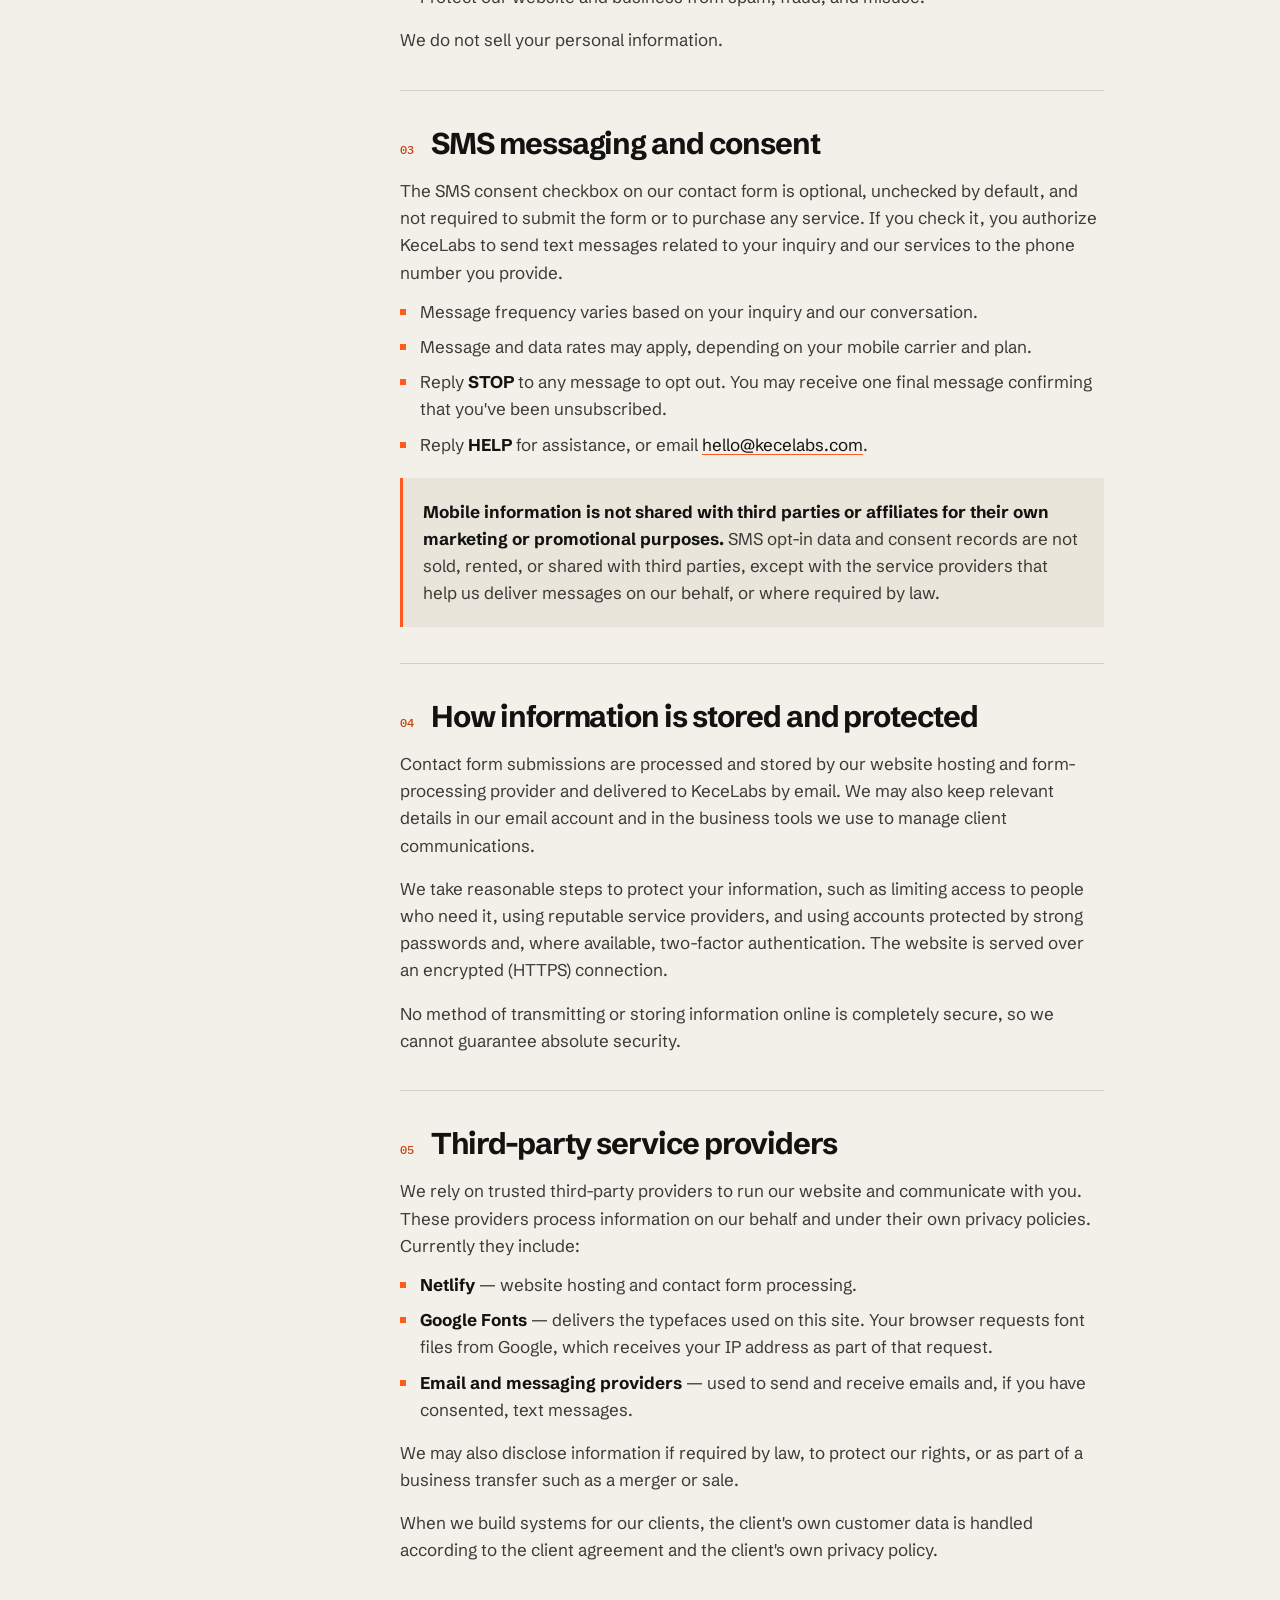
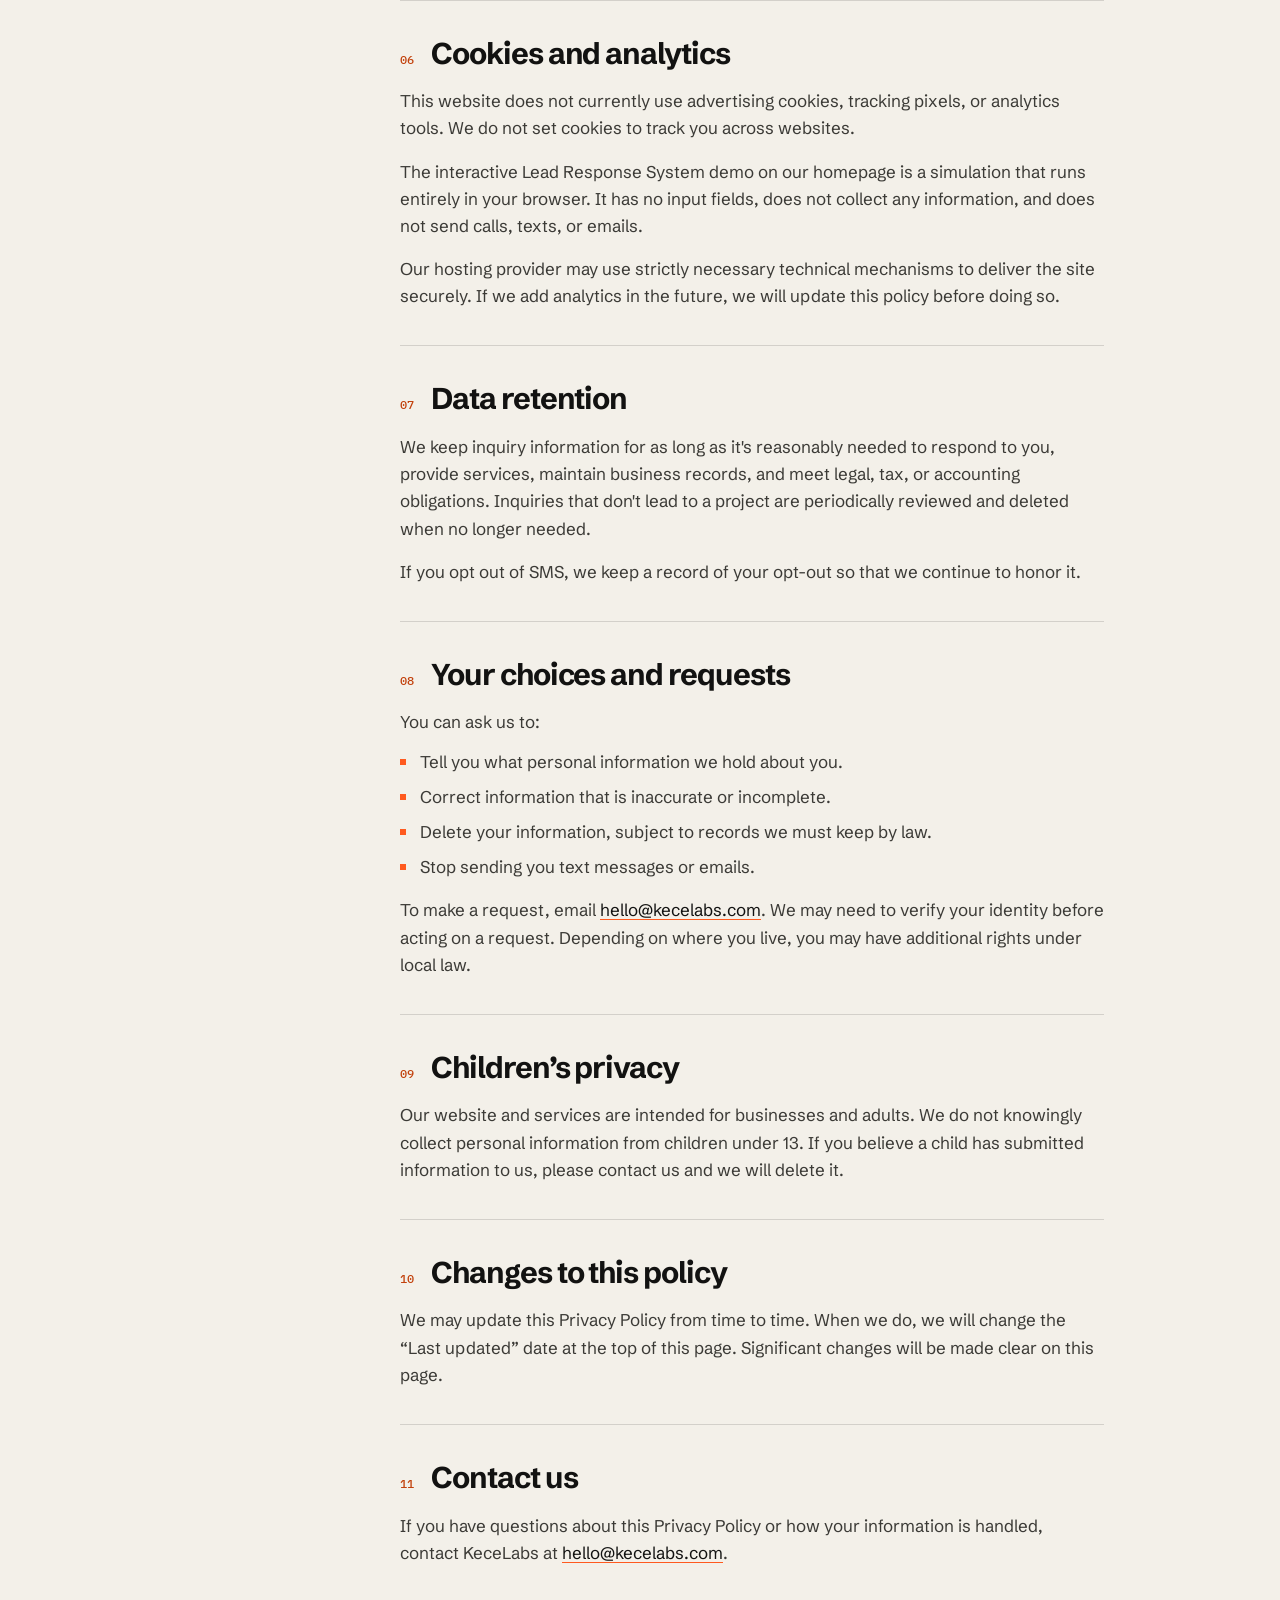
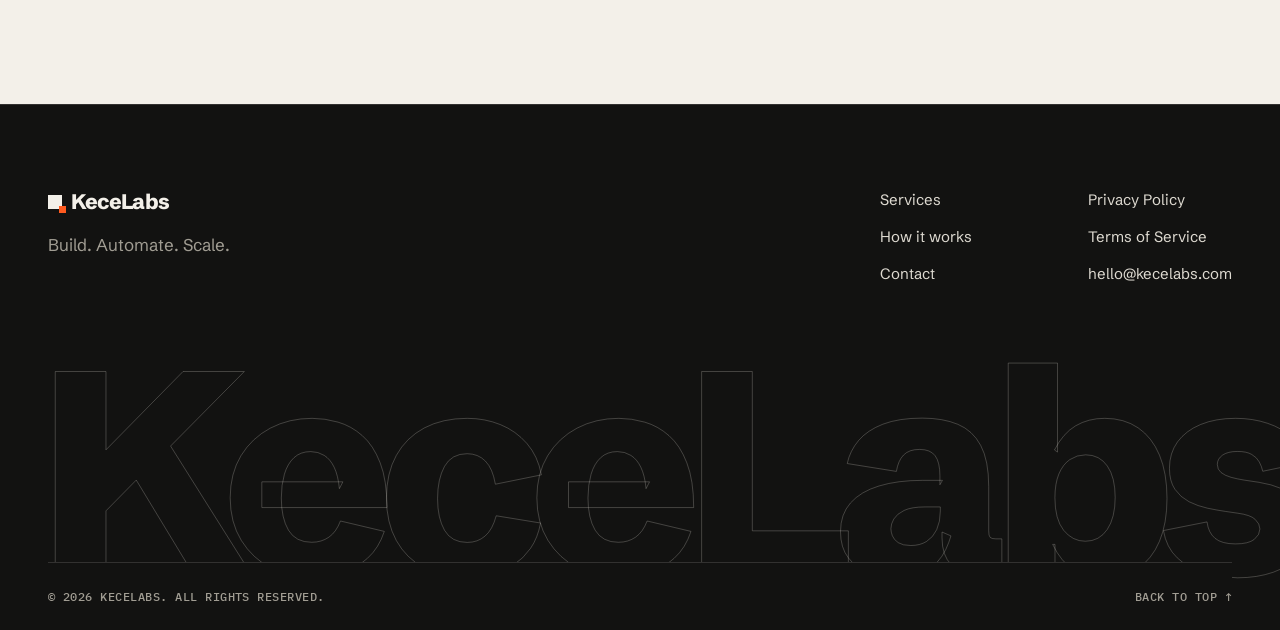
<file: privacy.html>
<!doctype html>
<html lang="en">
<head>
  <meta charset="utf-8">
  <meta name="viewport" content="width=device-width, initial-scale=1">
  <title>Privacy Policy — KeceLabs</title>
  <meta name="description" content="How KeceLabs collects, uses, stores, and protects information submitted through our website, including SMS consent and messaging practices.">
  <!-- TODO: replace https://REPLACE-WITH-DOMAIN with the confirmed production domain. -->
  <link rel="canonical" href="https://REPLACE-WITH-DOMAIN/privacy.html">
  <meta name="theme-color" content="#121211">
  <meta property="og:type" content="website">
  <meta property="og:site_name" content="KeceLabs">
  <meta property="og:title" content="Privacy Policy — KeceLabs">
  <meta property="og:description" content="How KeceLabs collects, uses, stores, and protects information submitted through our website, including SMS consent and messaging practices.">
  <meta property="og:url" content="https://REPLACE-WITH-DOMAIN/privacy.html">
  <meta property="og:image" content="https://REPLACE-WITH-DOMAIN/og-image.png">
  <meta property="og:image:width" content="1200">
  <meta property="og:image:height" content="630">
  <meta name="twitter:card" content="summary_large_image">
  <link rel="icon" href="favicon.svg" type="image/svg+xml">
  <link rel="apple-touch-icon" href="apple-touch-icon.png">
  <link rel="preconnect" href="https://fonts.googleapis.com">
  <link rel="preconnect" href="https://fonts.gstatic.com" crossorigin>
  <link rel="stylesheet" href="https://fonts.googleapis.com/css2?family=IBM+Plex+Mono:wght@400;500&family=Schibsted+Grotesk:wght@400;500;600;700;800&display=swap">
  <link rel="stylesheet" href="styles.css?v=6">
  <script>document.documentElement.classList.add('js');</script>
  <script src="script.js?v=6" defer></script>
</head>
<body>
  <a class="skip-link" href="#main">Skip to content</a>

  <header class="site-header" data-header>
    <div class="container header-inner">
      <a class="wordmark" href="index.html" aria-label="KeceLabs home">
        <span class="wordmark-mark" aria-hidden="true"></span>KeceLabs
      </a>

      <nav class="primary-nav" aria-label="Primary">
        <ul class="nav-list">
          <li><a href="index.html#services">Services</a></li>
          <li><a href="index.html#demo">Demo</a></li>
          <li><a href="index.html#process">How it works</a></li>
          <li><a href="index.html#contact">Contact</a></li>
        </ul>
      </nav>

      <a class="btn btn-primary btn-sm header-cta" href="index.html#contact">Book a free call</a>
      <a class="btn btn-primary btn-sm header-cta-mobile" href="index.html#contact">Book a call</a>

      <button class="menu-toggle" type="button" aria-expanded="false" aria-controls="mobile-menu" data-menu-toggle>
        <span class="visually-hidden" data-menu-label>Open menu</span>
        <span class="menu-toggle-bars" aria-hidden="true"><span></span><span></span></span>
      </button>
    </div>

    <div class="mobile-menu" id="mobile-menu" data-mobile-menu hidden>
      <nav class="container" aria-label="Mobile">
        <ul class="mobile-nav-list">
          <li><a href="index.html#services"><span class="mono">01</span>Services</a></li>
          <li><a href="index.html#demo"><span class="mono">02</span>Demo</a></li>
          <li><a href="index.html#process"><span class="mono">03</span>How it works</a></li>
          <li><a href="index.html#contact"><span class="mono">04</span>Contact</a></li>
        </ul>
        <a class="btn btn-primary btn-block" href="index.html#contact">Book a free call</a>
        <p class="mobile-menu-meta mono"><a href="mailto:hello@kecelabs.com">hello@kecelabs.com</a></p>
      </nav>
    </div>
    <div class="scroll-progress" aria-hidden="true"><span data-progress></span></div>
  </header>

  <main id="main">
    <section class="page-hero">
      <div class="container">
        <div class="section-index mono" aria-hidden="true"><span>Legal</span><span>KeceLabs</span></div>
        <h1>Privacy Policy</h1>
        <p>What we collect when you contact us, how we use it, who helps us process it, and the choices you have.</p>
        <div class="page-meta mono">
          <!-- Update this date whenever the policy changes. -->
          <span>Last updated: <time datetime="2026-11-19">November 19, 2026</time></span>
          <span>Questions: <a href="mailto:hello@kecelabs.com">hello@kecelabs.com</a></span>
        </div>
      </div>
    </section>

    <div class="container legal">
      <nav class="legal-toc" aria-label="On this page">
        <p class="mono">On this page</p>
        <ol>
            <li><a href="#collect">Information we collect</a></li>
            <li><a href="#use">How we use your information</a></li>
            <li><a href="#sms">SMS messaging and consent</a></li>
            <li><a href="#storage">How information is stored and protected</a></li>
            <li><a href="#third-parties">Third-party service providers</a></li>
            <li><a href="#cookies">Cookies and analytics</a></li>
            <li><a href="#retention">Data retention</a></li>
            <li><a href="#rights">Your choices and requests</a></li>
            <li><a href="#children">Children’s privacy</a></li>
            <li><a href="#changes">Changes to this policy</a></li>
            <li><a href="#contact">Contact us</a></li>
        </ol>
      </nav>

      <article class="legal-body">
        <p class="legal-note">This document is a good-faith summary of how KeceLabs operates. It is provided for transparency and may be updated as our services and practices change. It is not legal advice.</p>
          <section id="collect" aria-labelledby="collect-h">
            <h2 id="collect-h"><span class="mono">01</span>Information we collect</h2>
<p>We collect information you choose to give us, primarily when you submit the contact form on this website. This may include:</p>
            <ul>
              <li><strong>Your full name</strong></li>
              <li><strong>Your email address</strong></li>
              <li><strong>Your phone number</strong> (optional, unless you ask to receive text messages)</li>
              <li><strong>Your business name</strong> (optional)</li>
              <li><strong>The service you're interested in</strong> and <strong>the message you submit</strong></li>
              <li><strong>Your SMS consent choice</strong>, if you check the optional SMS box</li>
            </ul>
            <p>We also receive information when you email us directly or communicate with us during a project. Like most websites, our hosting provider may automatically process basic technical information — such as IP address, browser type, and the pages requested — in server logs to deliver the site and protect it from abuse.</p>
          </section>
          <section id="use" aria-labelledby="use-h">
            <h2 id="use-h"><span class="mono">02</span>How we use your information</h2>
<p>We use the information you provide to:</p>
            <ul>
              <li>Respond to your inquiry and schedule a call.</li>
              <li>Understand your needs and prepare recommendations or proposals.</li>
              <li>Provide, manage, and support services you engage us for.</li>
              <li>Send text messages about your inquiry and related services, only if you have given SMS consent.</li>
              <li>Keep records of our communications and agreements.</li>
              <li>Protect our website and business from spam, fraud, and misuse.</li>
            </ul>
            <p>We do not sell your personal information.</p>
          </section>
          <section id="sms" aria-labelledby="sms-h">
            <h2 id="sms-h"><span class="mono">03</span>SMS messaging and consent</h2>
<p>The SMS consent checkbox on our contact form is optional, unchecked by default, and not required to submit the form or to purchase any service. If you check it, you authorize KeceLabs to send text messages related to your inquiry and our services to the phone number you provide.</p>
            <ul>
              <li>Message frequency varies based on your inquiry and our conversation.</li>
              <li>Message and data rates may apply, depending on your mobile carrier and plan.</li>
              <li>Reply <strong>STOP</strong> to any message to opt out. You may receive one final message confirming that you've been unsubscribed.</li>
              <li>Reply <strong>HELP</strong> for assistance, or email <a href="mailto:hello@kecelabs.com">hello@kecelabs.com</a>.</li>
            </ul>
            <div class="callout">
              <p><strong>Mobile information is not shared with third parties or affiliates for their own marketing or promotional purposes.</strong> SMS opt-in data and consent records are not sold, rented, or shared with third parties, except with the service providers that help us deliver messages on our behalf, or where required by law.</p>
            </div>
          </section>
          <section id="storage" aria-labelledby="storage-h">
            <h2 id="storage-h"><span class="mono">04</span>How information is stored and protected</h2>
<p>Contact form submissions are processed and stored by our website hosting and form-processing provider and delivered to KeceLabs by email. We may also keep relevant details in our email account and in the business tools we use to manage client communications.</p>
            <p>We take reasonable steps to protect your information, such as limiting access to people who need it, using reputable service providers, and using accounts protected by strong passwords and, where available, two-factor authentication. The website is served over an encrypted (HTTPS) connection.</p>
            <p>No method of transmitting or storing information online is completely secure, so we cannot guarantee absolute security.</p>
          </section>
          <section id="third-parties" aria-labelledby="third-parties-h">
            <h2 id="third-parties-h"><span class="mono">05</span>Third-party service providers</h2>
<p>We rely on trusted third-party providers to run our website and communicate with you. These providers process information on our behalf and under their own privacy policies. Currently they include:</p>
            <ul>
              <li><strong>Netlify</strong> — website hosting and contact form processing.</li>
              <li><strong>Google Fonts</strong> — delivers the typefaces used on this site. Your browser requests font files from Google, which receives your IP address as part of that request.</li>
              <li><strong>Email and messaging providers</strong> — used to send and receive emails and, if you have consented, text messages.</li>
            </ul>
            <!-- Keep this list accurate. Name your email provider and SMS provider (e.g., your CRM or texting platform) once confirmed. -->
            <p>We may also disclose information if required by law, to protect our rights, or as part of a business transfer such as a merger or sale.</p>
            <p>When we build systems for our clients, the client's own customer data is handled according to the client agreement and the client's own privacy policy.</p>
          </section>
          <section id="cookies" aria-labelledby="cookies-h">
            <h2 id="cookies-h"><span class="mono">06</span>Cookies and analytics</h2>
<p>This website does not currently use advertising cookies, tracking pixels, or analytics tools. We do not set cookies to track you across websites.</p>
            <p>The interactive Lead Response System demo on our homepage is a simulation that runs entirely in your browser. It has no input fields, does not collect any information, and does not send calls, texts, or emails.</p>
            <p>Our hosting provider may use strictly necessary technical mechanisms to deliver the site securely. If we add analytics in the future, we will update this policy before doing so.</p>
          </section>
          <section id="retention" aria-labelledby="retention-h">
            <h2 id="retention-h"><span class="mono">07</span>Data retention</h2>
<p>We keep inquiry information for as long as it's reasonably needed to respond to you, provide services, maintain business records, and meet legal, tax, or accounting obligations. Inquiries that don't lead to a project are periodically reviewed and deleted when no longer needed.</p>
            <p>If you opt out of SMS, we keep a record of your opt-out so that we continue to honor it.</p>
          </section>
          <section id="rights" aria-labelledby="rights-h">
            <h2 id="rights-h"><span class="mono">08</span>Your choices and requests</h2>
<p>You can ask us to:</p>
            <ul>
              <li>Tell you what personal information we hold about you.</li>
              <li>Correct information that is inaccurate or incomplete.</li>
              <li>Delete your information, subject to records we must keep by law.</li>
              <li>Stop sending you text messages or emails.</li>
            </ul>
            <p>To make a request, email <a href="mailto:hello@kecelabs.com">hello@kecelabs.com</a>. We may need to verify your identity before acting on a request. Depending on where you live, you may have additional rights under local law.</p>
          </section>
          <section id="children" aria-labelledby="children-h">
            <h2 id="children-h"><span class="mono">09</span>Children’s privacy</h2>
<p>Our website and services are intended for businesses and adults. We do not knowingly collect personal information from children under 13. If you believe a child has submitted information to us, please contact us and we will delete it.</p>
          </section>
          <section id="changes" aria-labelledby="changes-h">
            <h2 id="changes-h"><span class="mono">10</span>Changes to this policy</h2>
<p>We may update this Privacy Policy from time to time. When we do, we will change the “Last updated” date at the top of this page. Significant changes will be made clear on this page.</p>
          </section>
          <section id="contact" aria-labelledby="contact-h">
            <h2 id="contact-h"><span class="mono">11</span>Contact us</h2>
<p>If you have questions about this Privacy Policy or how your information is handled, contact KeceLabs at <a href="mailto:hello@kecelabs.com">hello@kecelabs.com</a>.</p>
            <!-- Add a business mailing address here if required for your messaging registration or local regulations. -->
          </section>
      </article>
    </div>
  </main>

  <footer class="site-footer">
    <div class="container">
      <div class="footer-top">
        <div class="footer-brand">
          <a class="wordmark wordmark-light" href="index.html"><span class="wordmark-mark" aria-hidden="true"></span>KeceLabs</a>
          <p class="footer-tagline">Build. Automate. Scale.</p>
        </div>
        <nav class="footer-nav" aria-label="Footer">
          <ul>
            <li><a href="index.html#services">Services</a></li>
            <li><a href="index.html#process">How it works</a></li>
            <li><a href="index.html#contact">Contact</a></li>
          </ul>
          <ul>
            <li><a href="privacy.html">Privacy Policy</a></li>
            <li><a href="terms.html">Terms of Service</a></li>
            <li><a href="mailto:hello@kecelabs.com">hello@kecelabs.com</a></li>
          </ul>
        </nav>
      </div>
      <div class="footer-giant" aria-hidden="true">KeceLabs</div>
      <div class="footer-bottom mono">
        <span>© <span data-year>2026</span> KeceLabs. All rights reserved.</span>
        <a href="#main">Back to top ↑</a>
      </div>
    </div>
  </footer>
</body>
</html>
</file>
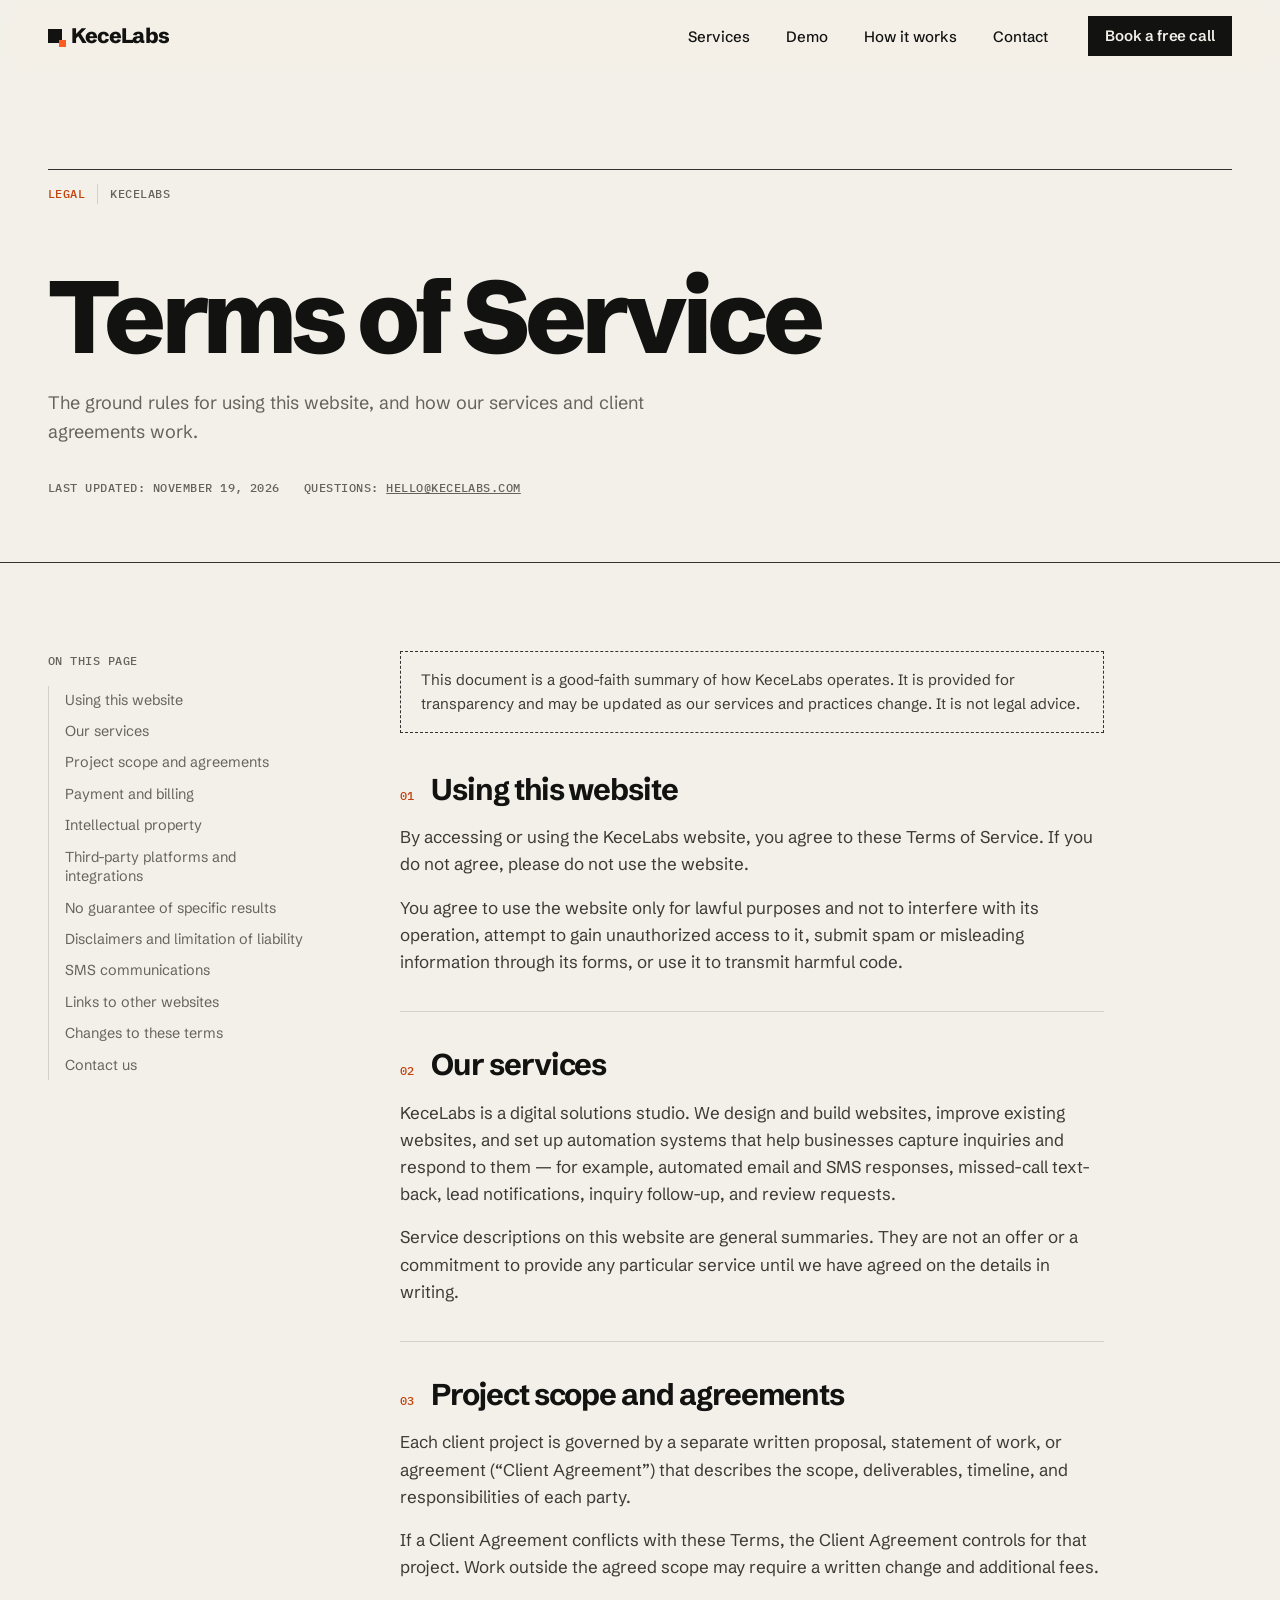
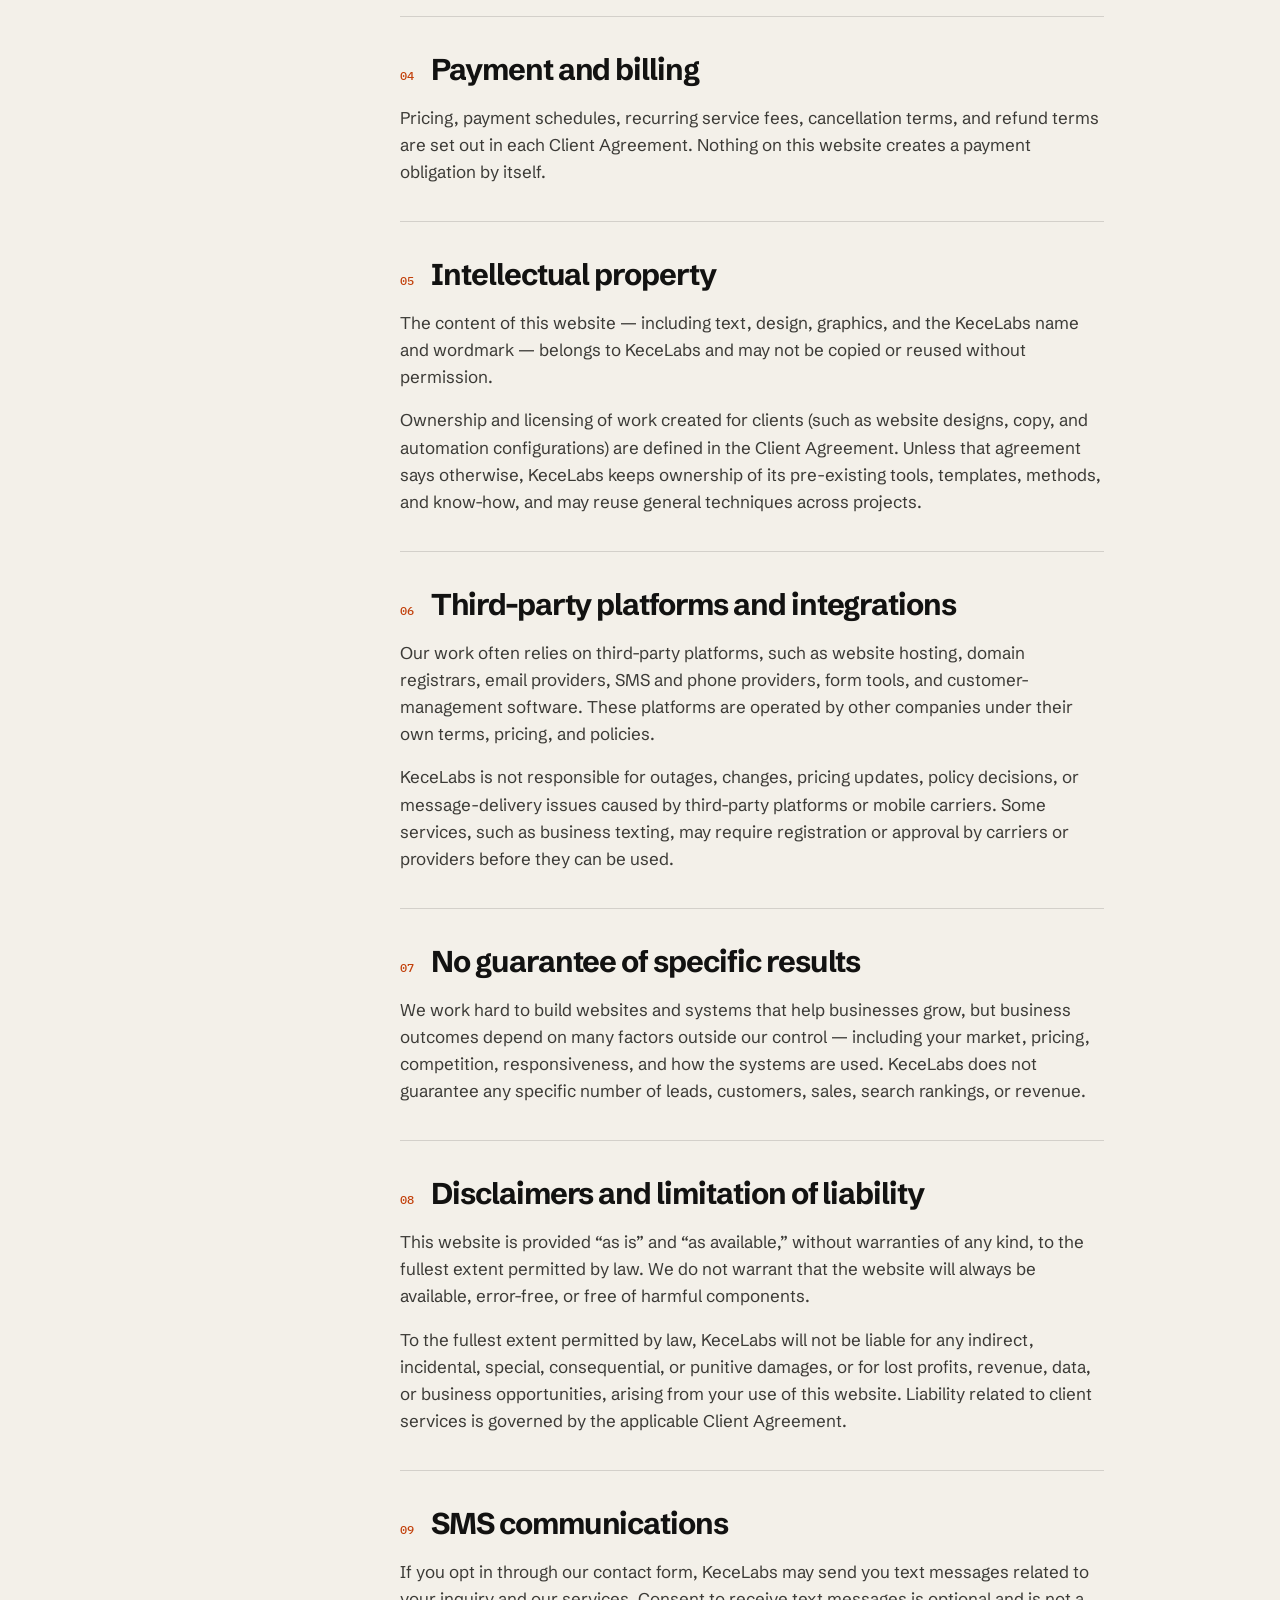
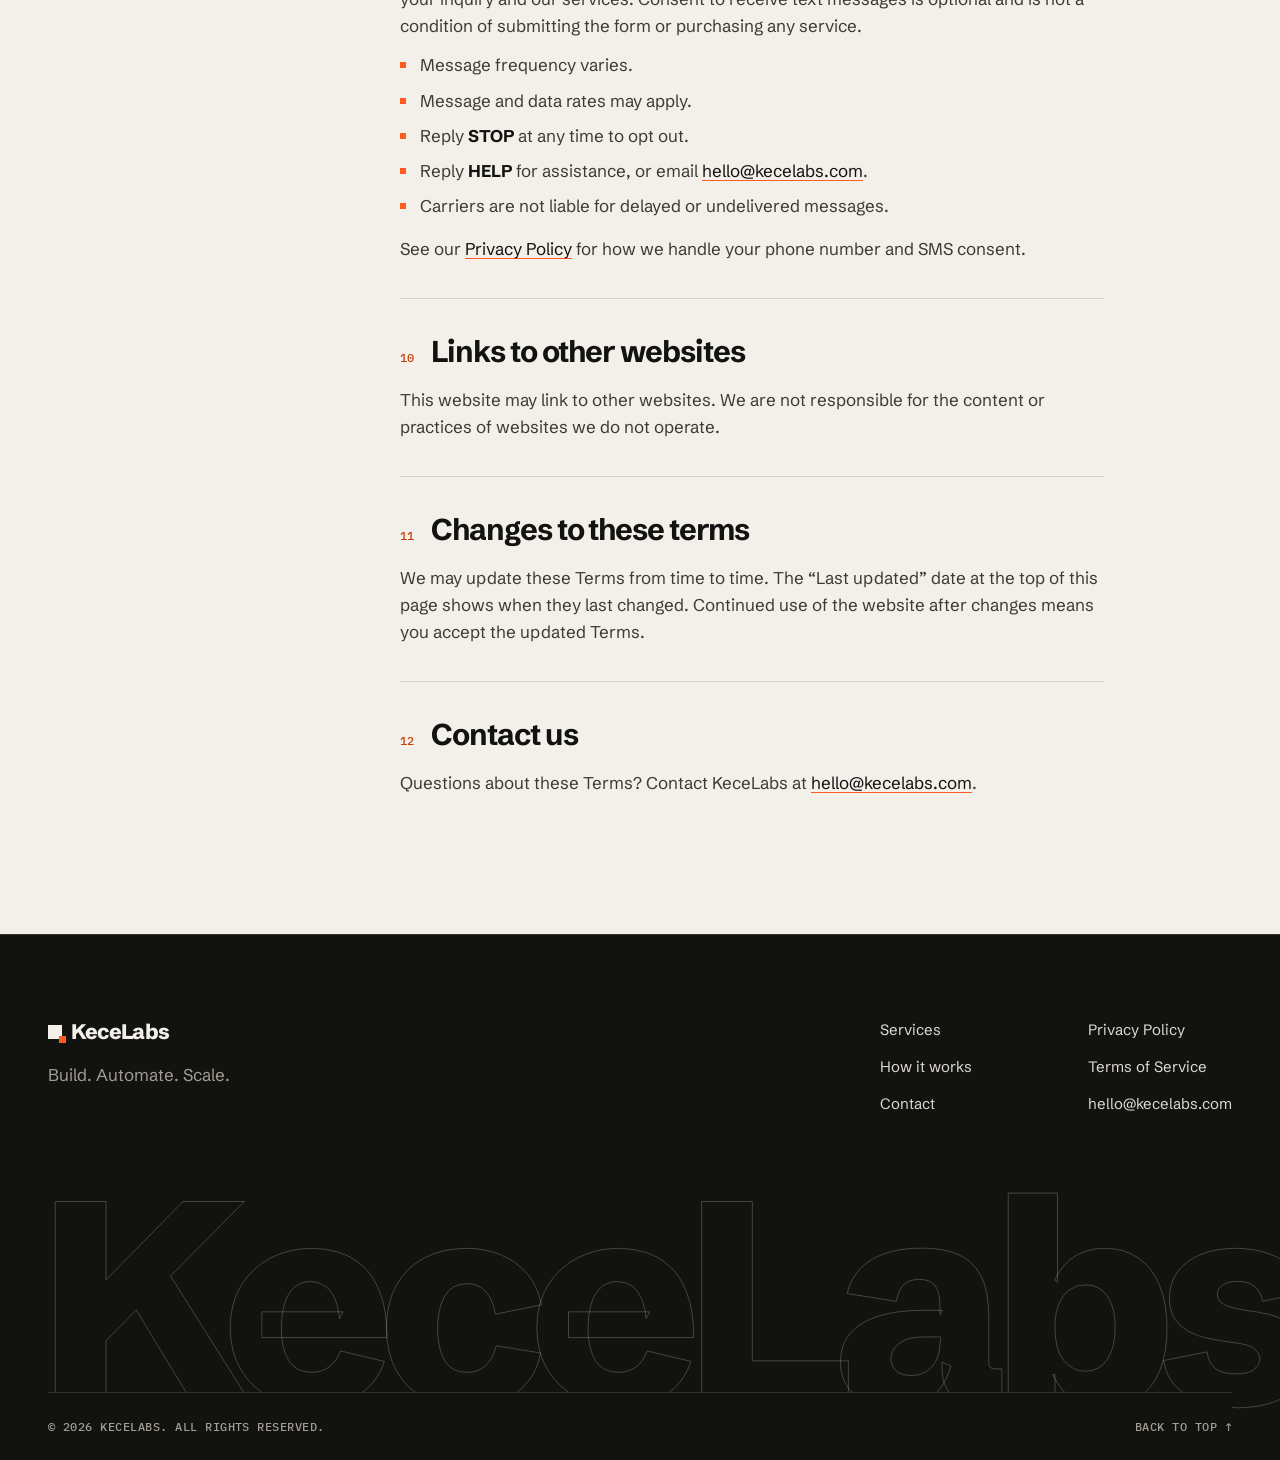
<file: terms.html>
<!doctype html>
<html lang="en">
<head>
  <meta charset="utf-8">
  <meta name="viewport" content="width=device-width, initial-scale=1">
  <title>Terms of Service — KeceLabs</title>
  <meta name="description" content="The terms that govern use of the KeceLabs website and general information about our website, upgrade, and lead automation services.">
  <!-- TODO: replace https://REPLACE-WITH-DOMAIN with the confirmed production domain. -->
  <link rel="canonical" href="https://REPLACE-WITH-DOMAIN/terms.html">
  <meta name="theme-color" content="#121211">
  <meta property="og:type" content="website">
  <meta property="og:site_name" content="KeceLabs">
  <meta property="og:title" content="Terms of Service — KeceLabs">
  <meta property="og:description" content="The terms that govern use of the KeceLabs website and general information about our website, upgrade, and lead automation services.">
  <meta property="og:url" content="https://REPLACE-WITH-DOMAIN/terms.html">
  <meta property="og:image" content="https://REPLACE-WITH-DOMAIN/og-image.png">
  <meta property="og:image:width" content="1200">
  <meta property="og:image:height" content="630">
  <meta name="twitter:card" content="summary_large_image">
  <link rel="icon" href="favicon.svg" type="image/svg+xml">
  <link rel="apple-touch-icon" href="apple-touch-icon.png">
  <link rel="preconnect" href="https://fonts.googleapis.com">
  <link rel="preconnect" href="https://fonts.gstatic.com" crossorigin>
  <link rel="stylesheet" href="https://fonts.googleapis.com/css2?family=IBM+Plex+Mono:wght@400;500&family=Schibsted+Grotesk:wght@400;500;600;700;800&display=swap">
  <link rel="stylesheet" href="styles.css?v=6">
  <script>document.documentElement.classList.add('js');</script>
  <script src="script.js?v=6" defer></script>
</head>
<body>
  <a class="skip-link" href="#main">Skip to content</a>

  <header class="site-header" data-header>
    <div class="container header-inner">
      <a class="wordmark" href="index.html" aria-label="KeceLabs home">
        <span class="wordmark-mark" aria-hidden="true"></span>KeceLabs
      </a>

      <nav class="primary-nav" aria-label="Primary">
        <ul class="nav-list">
          <li><a href="index.html#services">Services</a></li>
          <li><a href="index.html#demo">Demo</a></li>
          <li><a href="index.html#process">How it works</a></li>
          <li><a href="index.html#contact">Contact</a></li>
        </ul>
      </nav>

      <a class="btn btn-primary btn-sm header-cta" href="index.html#contact">Book a free call</a>
      <a class="btn btn-primary btn-sm header-cta-mobile" href="index.html#contact">Book a call</a>

      <button class="menu-toggle" type="button" aria-expanded="false" aria-controls="mobile-menu" data-menu-toggle>
        <span class="visually-hidden" data-menu-label>Open menu</span>
        <span class="menu-toggle-bars" aria-hidden="true"><span></span><span></span></span>
      </button>
    </div>

    <div class="mobile-menu" id="mobile-menu" data-mobile-menu hidden>
      <nav class="container" aria-label="Mobile">
        <ul class="mobile-nav-list">
          <li><a href="index.html#services"><span class="mono">01</span>Services</a></li>
          <li><a href="index.html#demo"><span class="mono">02</span>Demo</a></li>
          <li><a href="index.html#process"><span class="mono">03</span>How it works</a></li>
          <li><a href="index.html#contact"><span class="mono">04</span>Contact</a></li>
        </ul>
        <a class="btn btn-primary btn-block" href="index.html#contact">Book a free call</a>
        <p class="mobile-menu-meta mono"><a href="mailto:hello@kecelabs.com">hello@kecelabs.com</a></p>
      </nav>
    </div>
    <div class="scroll-progress" aria-hidden="true"><span data-progress></span></div>
  </header>

  <main id="main">
    <section class="page-hero">
      <div class="container">
        <div class="section-index mono" aria-hidden="true"><span>Legal</span><span>KeceLabs</span></div>
        <h1>Terms of Service</h1>
        <p>The ground rules for using this website, and how our services and client agreements work.</p>
        <div class="page-meta mono">
          <!-- Update this date whenever the policy changes. -->
          <span>Last updated: <time datetime="2026-11-19">November 19, 2026</time></span>
          <span>Questions: <a href="mailto:hello@kecelabs.com">hello@kecelabs.com</a></span>
        </div>
      </div>
    </section>

    <div class="container legal">
      <nav class="legal-toc" aria-label="On this page">
        <p class="mono">On this page</p>
        <ol>
            <li><a href="#acceptance">Using this website</a></li>
            <li><a href="#services">Our services</a></li>
            <li><a href="#scope">Project scope and agreements</a></li>
            <li><a href="#payment">Payment and billing</a></li>
            <li><a href="#ip">Intellectual property</a></li>
            <li><a href="#third-party">Third-party platforms and integrations</a></li>
            <li><a href="#results">No guarantee of specific results</a></li>
            <li><a href="#liability">Disclaimers and limitation of liability</a></li>
            <li><a href="#sms">SMS communications</a></li>
            <li><a href="#links">Links to other websites</a></li>
            <li><a href="#changes">Changes to these terms</a></li>
            <li><a href="#contact">Contact us</a></li>
        </ol>
      </nav>

      <article class="legal-body">
        <p class="legal-note">This document is a good-faith summary of how KeceLabs operates. It is provided for transparency and may be updated as our services and practices change. It is not legal advice.</p>
          <section id="acceptance" aria-labelledby="acceptance-h">
            <h2 id="acceptance-h"><span class="mono">01</span>Using this website</h2>
<p>By accessing or using the KeceLabs website, you agree to these Terms of Service. If you do not agree, please do not use the website.</p>
            <p>You agree to use the website only for lawful purposes and not to interfere with its operation, attempt to gain unauthorized access to it, submit spam or misleading information through its forms, or use it to transmit harmful code.</p>
          </section>
          <section id="services" aria-labelledby="services-h">
            <h2 id="services-h"><span class="mono">02</span>Our services</h2>
<p>KeceLabs is a digital solutions studio. We design and build websites, improve existing websites, and set up automation systems that help businesses capture inquiries and respond to them — for example, automated email and SMS responses, missed-call text-back, lead notifications, inquiry follow-up, and review requests.</p>
            <p>Service descriptions on this website are general summaries. They are not an offer or a commitment to provide any particular service until we have agreed on the details in writing.</p>
          </section>
          <section id="scope" aria-labelledby="scope-h">
            <h2 id="scope-h"><span class="mono">03</span>Project scope and agreements</h2>
<p>Each client project is governed by a separate written proposal, statement of work, or agreement (“Client Agreement”) that describes the scope, deliverables, timeline, and responsibilities of each party.</p>
            <p>If a Client Agreement conflicts with these Terms, the Client Agreement controls for that project. Work outside the agreed scope may require a written change and additional fees.</p>
          </section>
          <section id="payment" aria-labelledby="payment-h">
            <h2 id="payment-h"><span class="mono">04</span>Payment and billing</h2>
<p>Pricing, payment schedules, recurring service fees, cancellation terms, and refund terms are set out in each Client Agreement. Nothing on this website creates a payment obligation by itself.</p>
          </section>
          <section id="ip" aria-labelledby="ip-h">
            <h2 id="ip-h"><span class="mono">05</span>Intellectual property</h2>
<p>The content of this website — including text, design, graphics, and the KeceLabs name and wordmark — belongs to KeceLabs and may not be copied or reused without permission.</p>
            <p>Ownership and licensing of work created for clients (such as website designs, copy, and automation configurations) are defined in the Client Agreement. Unless that agreement says otherwise, KeceLabs keeps ownership of its pre-existing tools, templates, methods, and know-how, and may reuse general techniques across projects.</p>
          </section>
          <section id="third-party" aria-labelledby="third-party-h">
            <h2 id="third-party-h"><span class="mono">06</span>Third-party platforms and integrations</h2>
<p>Our work often relies on third-party platforms, such as website hosting, domain registrars, email providers, SMS and phone providers, form tools, and customer-management software. These platforms are operated by other companies under their own terms, pricing, and policies.</p>
            <p>KeceLabs is not responsible for outages, changes, pricing updates, policy decisions, or message-delivery issues caused by third-party platforms or mobile carriers. Some services, such as business texting, may require registration or approval by carriers or providers before they can be used.</p>
          </section>
          <section id="results" aria-labelledby="results-h">
            <h2 id="results-h"><span class="mono">07</span>No guarantee of specific results</h2>
<p>We work hard to build websites and systems that help businesses grow, but business outcomes depend on many factors outside our control — including your market, pricing, competition, responsiveness, and how the systems are used. KeceLabs does not guarantee any specific number of leads, customers, sales, search rankings, or revenue.</p>
          </section>
          <section id="liability" aria-labelledby="liability-h">
            <h2 id="liability-h"><span class="mono">08</span>Disclaimers and limitation of liability</h2>
<p>This website is provided “as is” and “as available,” without warranties of any kind, to the fullest extent permitted by law. We do not warrant that the website will always be available, error-free, or free of harmful components.</p>
            <p>To the fullest extent permitted by law, KeceLabs will not be liable for any indirect, incidental, special, consequential, or punitive damages, or for lost profits, revenue, data, or business opportunities, arising from your use of this website. Liability related to client services is governed by the applicable Client Agreement.</p>
          </section>
          <section id="sms" aria-labelledby="sms-h">
            <h2 id="sms-h"><span class="mono">09</span>SMS communications</h2>
<p>If you opt in through our contact form, KeceLabs may send you text messages related to your inquiry and our services. Consent to receive text messages is optional and is not a condition of submitting the form or purchasing any service.</p>
            <ul>
              <li>Message frequency varies.</li>
              <li>Message and data rates may apply.</li>
              <li>Reply <strong>STOP</strong> at any time to opt out.</li>
              <li>Reply <strong>HELP</strong> for assistance, or email <a href="mailto:hello@kecelabs.com">hello@kecelabs.com</a>.</li>
              <li>Carriers are not liable for delayed or undelivered messages.</li>
            </ul>
            <p>See our <a href="privacy.html">Privacy Policy</a> for how we handle your phone number and SMS consent.</p>
          </section>
          <section id="links" aria-labelledby="links-h">
            <h2 id="links-h"><span class="mono">10</span>Links to other websites</h2>
<p>This website may link to other websites. We are not responsible for the content or practices of websites we do not operate.</p>
          </section>
          <section id="changes" aria-labelledby="changes-h">
            <h2 id="changes-h"><span class="mono">11</span>Changes to these terms</h2>
<p>We may update these Terms from time to time. The “Last updated” date at the top of this page shows when they last changed. Continued use of the website after changes means you accept the updated Terms.</p>
            <!-- Add governing law / jurisdiction once your business location and legal entity are confirmed. -->
          </section>
          <section id="contact" aria-labelledby="contact-h">
            <h2 id="contact-h"><span class="mono">12</span>Contact us</h2>
<p>Questions about these Terms? Contact KeceLabs at <a href="mailto:hello@kecelabs.com">hello@kecelabs.com</a>.</p>
          </section>
      </article>
    </div>
  </main>

  <footer class="site-footer">
    <div class="container">
      <div class="footer-top">
        <div class="footer-brand">
          <a class="wordmark wordmark-light" href="index.html"><span class="wordmark-mark" aria-hidden="true"></span>KeceLabs</a>
          <p class="footer-tagline">Build. Automate. Scale.</p>
        </div>
        <nav class="footer-nav" aria-label="Footer">
          <ul>
            <li><a href="index.html#services">Services</a></li>
            <li><a href="index.html#process">How it works</a></li>
            <li><a href="index.html#contact">Contact</a></li>
          </ul>
          <ul>
            <li><a href="privacy.html">Privacy Policy</a></li>
            <li><a href="terms.html">Terms of Service</a></li>
            <li><a href="mailto:hello@kecelabs.com">hello@kecelabs.com</a></li>
          </ul>
        </nav>
      </div>
      <div class="footer-giant" aria-hidden="true">KeceLabs</div>
      <div class="footer-bottom mono">
        <span>© <span data-year>2026</span> KeceLabs. All rights reserved.</span>
        <a href="#main">Back to top ↑</a>
      </div>
    </div>
  </footer>
</body>
</html>
</file>
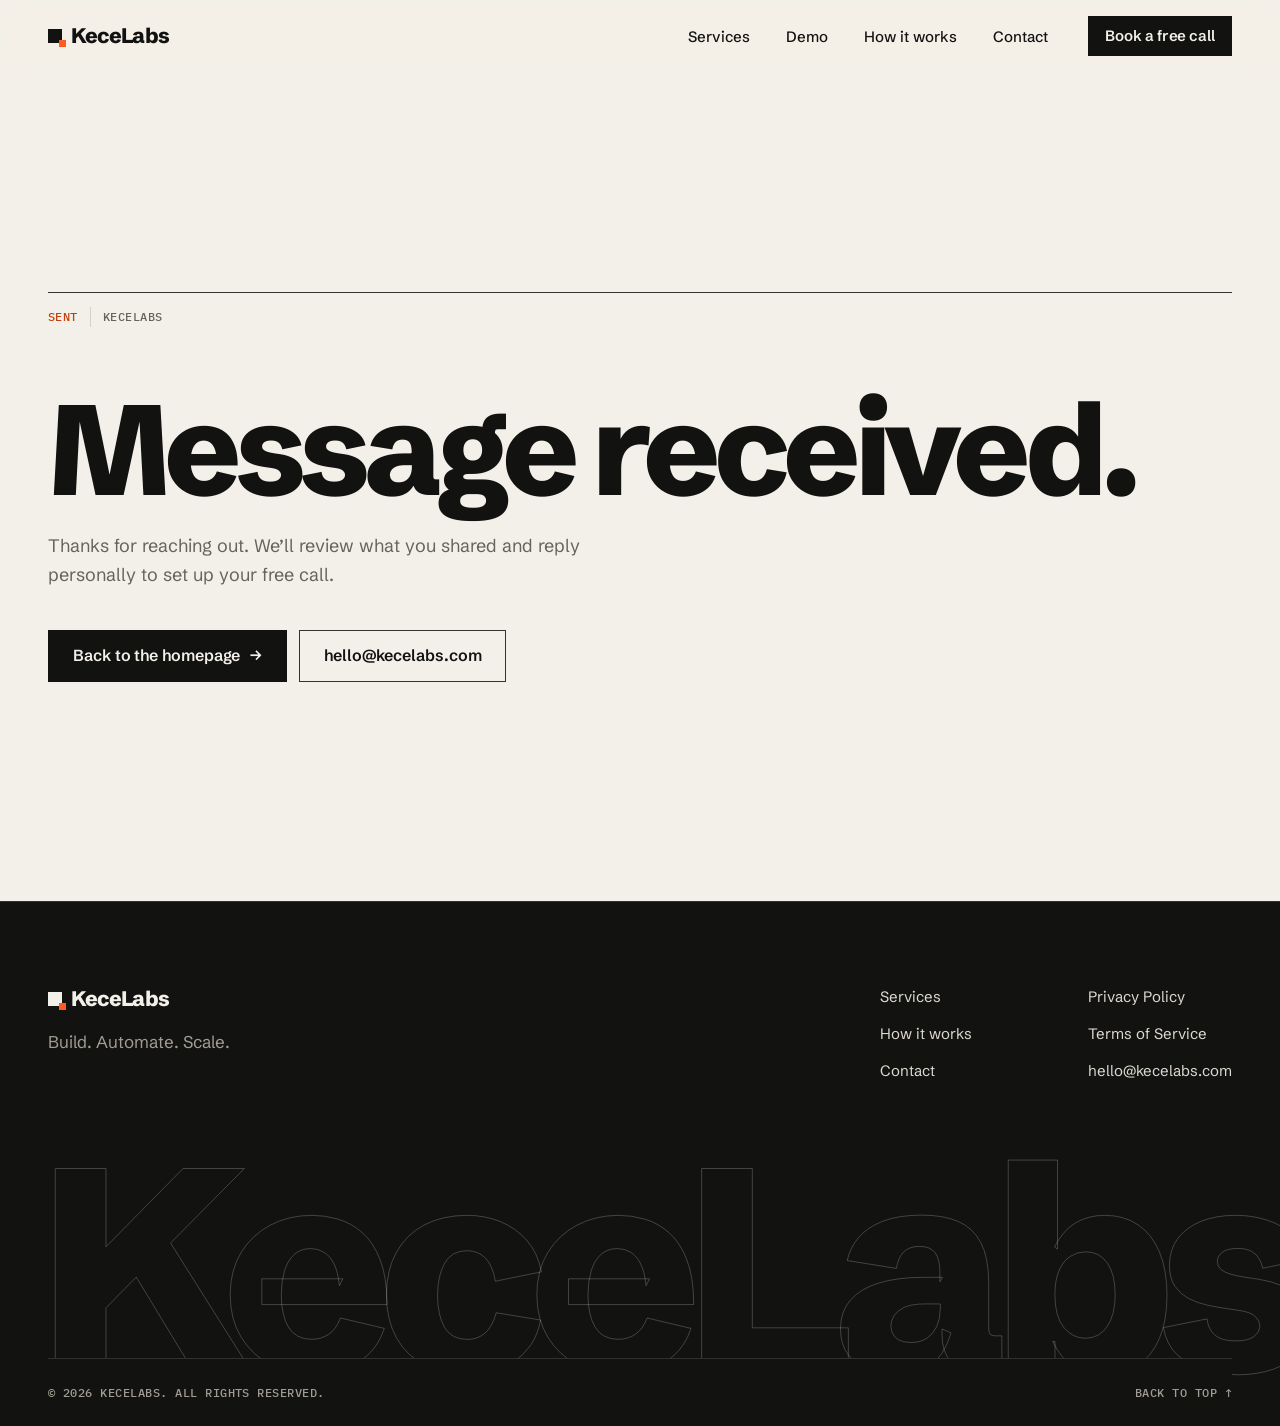
<file: thanks.html>
<!doctype html>
<html lang="en">
<head>
  <meta charset="utf-8">
  <meta name="viewport" content="width=device-width, initial-scale=1">
  <title>Message received — KeceLabs</title>
  <meta name="description" content="Thanks for contacting KeceLabs.">
  <meta name="robots" content="noindex">
  <!-- TODO: replace https://REPLACE-WITH-DOMAIN with the confirmed production domain. -->
  <link rel="canonical" href="https://REPLACE-WITH-DOMAIN/thanks.html">
  <meta name="theme-color" content="#121211">
  <meta property="og:type" content="website">
  <meta property="og:site_name" content="KeceLabs">
  <meta property="og:title" content="Message received — KeceLabs">
  <meta property="og:description" content="Thanks for contacting KeceLabs.">
  <meta property="og:url" content="https://REPLACE-WITH-DOMAIN/thanks.html">
  <meta property="og:image" content="https://REPLACE-WITH-DOMAIN/og-image.png">
  <meta property="og:image:width" content="1200">
  <meta property="og:image:height" content="630">
  <meta name="twitter:card" content="summary_large_image">
  <link rel="icon" href="favicon.svg" type="image/svg+xml">
  <link rel="apple-touch-icon" href="apple-touch-icon.png">
  <link rel="preconnect" href="https://fonts.googleapis.com">
  <link rel="preconnect" href="https://fonts.gstatic.com" crossorigin>
  <link rel="stylesheet" href="https://fonts.googleapis.com/css2?family=IBM+Plex+Mono:wght@400;500&family=Schibsted+Grotesk:wght@400;500;600;700;800&display=swap">
  <link rel="stylesheet" href="styles.css?v=6">
  <script>document.documentElement.classList.add('js');</script>
  <script src="script.js?v=6" defer></script>
</head>
<body>
  <a class="skip-link" href="#main">Skip to content</a>

  <header class="site-header" data-header>
    <div class="container header-inner">
      <a class="wordmark" href="index.html" aria-label="KeceLabs home">
        <span class="wordmark-mark" aria-hidden="true"></span>KeceLabs
      </a>

      <nav class="primary-nav" aria-label="Primary">
        <ul class="nav-list">
          <li><a href="index.html#services">Services</a></li>
          <li><a href="index.html#demo">Demo</a></li>
          <li><a href="index.html#process">How it works</a></li>
          <li><a href="index.html#contact">Contact</a></li>
        </ul>
      </nav>

      <a class="btn btn-primary btn-sm header-cta" href="index.html#contact">Book a free call</a>
      <a class="btn btn-primary btn-sm header-cta-mobile" href="index.html#contact">Book a call</a>

      <button class="menu-toggle" type="button" aria-expanded="false" aria-controls="mobile-menu" data-menu-toggle>
        <span class="visually-hidden" data-menu-label>Open menu</span>
        <span class="menu-toggle-bars" aria-hidden="true"><span></span><span></span></span>
      </button>
    </div>

    <div class="mobile-menu" id="mobile-menu" data-mobile-menu hidden>
      <nav class="container" aria-label="Mobile">
        <ul class="mobile-nav-list">
          <li><a href="index.html#services"><span class="mono">01</span>Services</a></li>
          <li><a href="index.html#demo"><span class="mono">02</span>Demo</a></li>
          <li><a href="index.html#process"><span class="mono">03</span>How it works</a></li>
          <li><a href="index.html#contact"><span class="mono">04</span>Contact</a></li>
        </ul>
        <a class="btn btn-primary btn-block" href="index.html#contact">Book a free call</a>
        <p class="mobile-menu-meta mono"><a href="mailto:hello@kecelabs.com">hello@kecelabs.com</a></p>
      </nav>
    </div>
    <div class="scroll-progress" aria-hidden="true"><span data-progress></span></div>
  </header>

  <main id="main">
    <section class="container simple-page">
      <div class="section-index mono" aria-hidden="true"><span>Sent</span><span>KeceLabs</span></div>
      <h1>Message received.</h1>
      <p>Thanks for reaching out. We’ll review what you shared and reply personally to set up your free call.</p>
      <div class="btn-row">
        <a class="btn btn-primary" href="index.html">Back to the homepage <span class="btn-arrow" aria-hidden="true">→</span></a>
        <a class="btn btn-ghost" href="mailto:hello@kecelabs.com">hello@kecelabs.com</a>
      </div>
    </section>
  </main>

  <footer class="site-footer">
    <div class="container">
      <div class="footer-top">
        <div class="footer-brand">
          <a class="wordmark wordmark-light" href="index.html"><span class="wordmark-mark" aria-hidden="true"></span>KeceLabs</a>
          <p class="footer-tagline">Build. Automate. Scale.</p>
        </div>
        <nav class="footer-nav" aria-label="Footer">
          <ul>
            <li><a href="index.html#services">Services</a></li>
            <li><a href="index.html#process">How it works</a></li>
            <li><a href="index.html#contact">Contact</a></li>
          </ul>
          <ul>
            <li><a href="privacy.html">Privacy Policy</a></li>
            <li><a href="terms.html">Terms of Service</a></li>
            <li><a href="mailto:hello@kecelabs.com">hello@kecelabs.com</a></li>
          </ul>
        </nav>
      </div>
      <div class="footer-giant" aria-hidden="true">KeceLabs</div>
      <div class="footer-bottom mono">
        <span>© <span data-year>2026</span> KeceLabs. All rights reserved.</span>
        <a href="#main">Back to top ↑</a>
      </div>
    </div>
  </footer>
</body>
</html>
</file>
<file: styles.css>
/* =========================================================
   KeceLabs — Design system
   Palette: ink / paper / stone / signal (vermilion)
   Type: Schibsted Grotesk (display + text), IBM Plex Mono (labels)
   ========================================================= */

:root {
  --ink: #121211;
  --ink-2: #1b1b19;
  --ink-3: #262623;
  --paper: #f3f0e9;
  --paper-2: #e9e5db;
  --stone: #66635c;          /* secondary text on paper */
  --stone-light: #a19d93;    /* secondary text on ink */
  --line: rgba(18, 18, 17, 0.14);
  --line-strong: rgba(18, 18, 17, 0.85);
  --line-dark: rgba(243, 240, 233, 0.14);
  --signal: #ff5a1f;         /* accent — graphics, large type, dark backgrounds */
  --signal-ink: #c2410c;     /* accent for small text on paper */
  --ok: #8fd18b;

  --font-sans: "Schibsted Grotesk", "Helvetica Neue", Helvetica, Arial, system-ui, sans-serif;
  --font-mono: "IBM Plex Mono", ui-monospace, "SFMono-Regular", Menlo, Consolas, monospace;

  --gutter: clamp(1.25rem, 4vw, 3rem);
  --max: 84rem;
  --header-h: 4rem;
  --section-y: clamp(4rem, 8vw, 7rem);

  --ease: cubic-bezier(0.22, 1, 0.36, 1);
}

/* ---------- Reset ---------- */
*, *::before, *::after { box-sizing: border-box; }
html {
  -webkit-text-size-adjust: 100%;
  text-size-adjust: 100%;
  scroll-behavior: smooth;
  scroll-padding-top: calc(var(--header-h) + 1rem);
}
body {
  margin: 0;
  background: var(--paper);
  color: var(--ink);
  font-family: var(--font-sans);
  font-size: 1.0625rem;
  line-height: 1.6;
  font-feature-settings: "ss01", "kern";
  -webkit-font-smoothing: antialiased;
  -moz-osx-font-smoothing: grayscale;
  text-rendering: optimizeLegibility;
  overflow-x: clip;
}
img, svg { display: block; max-width: 100%; }
h1, h2, h3, h4, p, ul, ol, figure { margin: 0; }
ul, ol { padding: 0; list-style: none; }
a { color: inherit; }
button, input, select, textarea { font: inherit; color: inherit; }
::selection { background: var(--signal); color: var(--ink); }

/* ---------- Utilities ---------- */
.container {
  width: 100%;
  max-width: var(--max);
  margin-inline: auto;
  padding-inline: var(--gutter);
}
.mono {
  font-family: var(--font-mono);
  font-size: 0.75rem;
  letter-spacing: 0.04em;
  text-transform: uppercase;
  font-weight: 500;
}
.muted { color: var(--stone); }
.visually-hidden {
  position: absolute !important;
  width: 1px; height: 1px;
  padding: 0; margin: -1px;
  overflow: hidden; clip: rect(0 0 0 0);
  white-space: nowrap; border: 0;
}
.skip-link {
  position: absolute;
  left: 1rem; top: -4rem;
  z-index: 100;
  background: var(--ink);
  color: var(--paper);
  padding: 0.75rem 1rem;
  font-weight: 600;
  text-decoration: none;
}
.skip-link:focus { top: 1rem; }

:focus-visible {
  outline: 2px solid var(--signal);
  outline-offset: 3px;
}
/* Sections receive focus after in-page navigation; they don't need a ring. */
section[tabindex="-1"]:focus, main[tabindex="-1"]:focus { outline: none; }

/* ---------- Buttons ---------- */
.btn {
  --btn-bg: var(--ink);
  --btn-fg: var(--paper);
  --btn-bd: var(--ink);
  display: inline-flex;
  align-items: center;
  justify-content: center;
  gap: 0.6rem;
  min-height: 3.25rem;
  padding: 0.85rem 1.5rem;
  border: 1px solid var(--btn-bd);
  background: var(--btn-bg);
  color: var(--btn-fg);
  font-weight: 600;
  font-size: 1rem;
  line-height: 1.2;
  letter-spacing: -0.005em;
  text-decoration: none;
  cursor: pointer;
  border-radius: 0;
  transition: background-color 0.25s var(--ease), color 0.25s var(--ease), border-color 0.25s var(--ease);
}
.btn-arrow {
  display: inline-block;
  transition: transform 0.3s var(--ease);
}
.btn:hover .btn-arrow { transform: translateX(4px); }
.btn-primary:hover { --btn-bg: var(--signal); --btn-bd: var(--signal); --btn-fg: var(--ink); }
.btn-ghost {
  --btn-bg: transparent;
  --btn-fg: var(--ink);
  --btn-bd: var(--line-strong);
}
.btn-ghost:hover { --btn-bg: var(--ink); --btn-fg: var(--paper); }
.btn-accent { --btn-bg: var(--signal); --btn-fg: var(--ink); --btn-bd: var(--signal); }
.btn-accent:hover { --btn-bg: var(--paper); --btn-bd: var(--paper); }
.btn-sm { min-height: 2.5rem; padding: 0.5rem 1rem; font-size: 0.9375rem; }
.btn-block { width: 100%; }
.btn-row { display: flex; flex-wrap: wrap; gap: 0.75rem; }

/* ---------- Header ---------- */
.site-header {
  position: sticky;
  top: 0;
  z-index: 50;
  background: color-mix(in srgb, var(--paper) 92%, transparent);
  -webkit-backdrop-filter: saturate(140%) blur(10px);
  backdrop-filter: saturate(140%) blur(10px);
  border-bottom: 1px solid transparent;
  transition: border-color 0.3s var(--ease);
}
.site-header.is-scrolled { border-bottom-color: var(--line); }
.header-inner {
  display: flex;
  align-items: center;
  justify-content: space-between;
  gap: 1.5rem;
  height: var(--header-h);
}
.wordmark {
  display: inline-flex;
  align-items: center;
  gap: 0.55rem;
  font-weight: 800;
  font-size: 1.3125rem;
  letter-spacing: -0.045em;
  text-decoration: none;
  color: var(--ink);
}
.wordmark-mark {
  position: relative;
  width: 0.9rem;
  height: 0.9rem;
  background: var(--ink);
  flex: none;
}
.wordmark-mark::after {
  content: "";
  position: absolute;
  right: -0.22rem; bottom: -0.22rem;
  width: 0.42rem; height: 0.42rem;
  background: var(--signal);
}
.wordmark-light { color: var(--paper); }
.wordmark-light .wordmark-mark { background: var(--paper); }

.primary-nav, .header-cta { display: none; }
.header-cta-mobile { margin-left: auto; min-height: 2.375rem; padding: 0.45rem 0.85rem; font-size: 0.875rem; }
.scroll-progress {
  position: absolute;
  left: 0; right: 0; bottom: -1px;
  height: 2px;
  pointer-events: none;
}
.scroll-progress span {
  display: block;
  height: 100%;
  background: var(--signal);
  transform: scaleX(0);
  transform-origin: left;
}
.nav-list { display: flex; gap: 2.25rem; }
.nav-list a {
  position: relative;
  font-size: 0.9375rem;
  font-weight: 500;
  text-decoration: none;
  padding-block: 0.4rem;
}
.nav-list a::after {
  content: "";
  position: absolute;
  left: 0; right: 0; bottom: 0;
  height: 1px;
  background: currentColor;
  transform: scaleX(0);
  transform-origin: right;
  transition: transform 0.35s var(--ease);
}
.nav-list a:hover::after,
.nav-list a.is-active::after { transform: scaleX(1); transform-origin: left; }

.menu-toggle {
  display: inline-grid;
  place-items: center;
  width: 2.75rem;
  height: 2.75rem;
  margin-right: -0.6rem;
  background: none;
  border: 0;
  cursor: pointer;
}
.menu-toggle-bars { display: grid; gap: 6px; width: 22px; }
.menu-toggle-bars span {
  display: block;
  height: 2px;
  background: var(--ink);
  transition: transform 0.3s var(--ease);
}
.menu-toggle[aria-expanded="true"] .menu-toggle-bars span:first-child { transform: translateY(4px) rotate(45deg); }
.menu-toggle[aria-expanded="true"] .menu-toggle-bars span:last-child { transform: translateY(-4px) rotate(-45deg); }

.mobile-menu {
  position: fixed;
  inset: var(--header-h) 0 0 0;
  background: var(--paper);
  border-top: 1px solid var(--line);
  overflow-y: auto;
  padding-block: 1.5rem 2.5rem;
}
.mobile-menu[hidden] { display: none; }
.mobile-nav-list { margin-bottom: 2rem; }
.mobile-nav-list a {
  display: flex;
  align-items: baseline;
  gap: 1rem;
  padding-block: 1rem;
  border-bottom: 1px solid var(--line);
  font-size: clamp(1.75rem, 8vw, 2.5rem);
  font-weight: 700;
  letter-spacing: -0.04em;
  text-decoration: none;
  line-height: 1.1;
}
.mobile-nav-list .mono { color: var(--signal-ink); }
.mobile-menu-meta { margin-top: 1.5rem; color: var(--stone); }
.mobile-menu-meta a { text-decoration: none; }
body.menu-open { overflow: hidden; }
/* backdrop-filter creates a containing block for fixed children; drop it while the menu is open */
body.menu-open .scroll-progress,
body.menu-open .header-cta-mobile { display: none; }
body.menu-open .site-header {
  -webkit-backdrop-filter: none;
  backdrop-filter: none;
  background: var(--paper);
  border-bottom-color: var(--line);
}

@media (min-width: 56rem) {
  :root { --header-h: 4.5rem; }
  .primary-nav, .header-cta { display: block; }
  .header-cta { display: inline-flex; }
  .primary-nav { margin-left: auto; margin-right: 1rem; }
  .menu-toggle, .mobile-menu, .header-cta-mobile { display: none !important; }
}

/* ---------- Section primitives ---------- */
/* Chapter bar: a strong rule, then number | name ........ count */
.section-index {
  display: flex;
  align-items: center;
  gap: 0.75rem;
  padding-top: 0.9rem;
  margin-bottom: clamp(2.5rem, 5vw, 4rem);
  border-top: 1px solid var(--line-strong);
  color: var(--stone);
}
.section-index span:first-child {
  color: var(--signal-ink);
  padding-right: 0.75rem;
  border-right: 1px solid var(--line);
}
.section-count { margin-left: auto; }
.section-title {
  font-size: clamp(2.125rem, 4.8vw, 4rem);
  font-weight: 700;
  line-height: 1.02;
  letter-spacing: -0.045em;
  text-wrap: balance;
}
.section-intro {
  max-width: 32rem;
  margin-top: 1.25rem;
  color: var(--stone);
  font-size: 1.125rem;
}
.section-head { margin-bottom: clamp(2.5rem, 5vw, 4rem); }
.eyebrow { color: var(--signal); margin-bottom: 1rem; }
.text-link {
  display: inline-flex;
  gap: 0.4rem;
  margin-top: 1.25rem;
  font-weight: 600;
  text-decoration: none;
  border-bottom: 1px solid var(--signal);
  padding-bottom: 2px;
}
.text-link span { transition: transform 0.3s var(--ease); }
.text-link:hover span { transform: translateX(3px); }

@media (min-width: 56rem) {
  .section-head-split {
    display: grid;
    grid-template-columns: minmax(0, 1.35fr) minmax(0, 1fr);
    gap: 4rem;
    align-items: end;
  }
  .section-head-split .section-intro { margin-top: 0; }
}

/* ---------- Hero ---------- */
.hero {
  position: relative;
  padding-block: clamp(2.5rem, 7vh, 5rem) clamp(3rem, 6vw, 4.5rem);
}
.hero-label {
  display: flex;
  align-items: center;
  gap: 0.75rem;
  margin-bottom: clamp(1.5rem, 3vw, 2.25rem);
  color: var(--stone);
}
.hero-label span:first-child { color: var(--ink); }
.hero-label-extra { display: none; }
@media (min-width: 30rem) {
  .hero-label span:first-child {
    padding-right: 0.75rem;
    border-right: 1px solid var(--line-strong);
  }
  .hero-label-extra { display: inline; }
}

.hero-title {
  max-width: 13ch;
  font-size: clamp(2.5rem, 1.1rem + 5.4vw, 4rem);
  font-weight: 800;
  line-height: 0.98;
  letter-spacing: -0.05em;
  text-wrap: balance;
}
.hero-title .line { display: inline; }
.hero-mark {
  background-image: linear-gradient(var(--signal), var(--signal));
  background-repeat: no-repeat;
  background-position: 0 94%;
  background-size: 100% 0.065em;
}
.js .hero-mark { background-size: 0% 0.065em; animation: mark-in 1s var(--ease) 0.4s forwards; }
@keyframes mark-in { to { background-size: 100% 0.065em; } }

.lead {
  max-width: 30rem;
  margin-top: clamp(1.25rem, 2.4vw, 1.75rem);
  font-size: clamp(1.1875rem, 1rem + 0.5vw, 1.4375rem);
  line-height: 1.5;
  letter-spacing: -0.01em;
  color: #2b2a27;
}
.hero-copy .btn-row { margin-top: clamp(1.75rem, 3vw, 2.25rem); }
.hero-points {
  display: flex;
  flex-wrap: wrap;
  gap: 0.5rem 1.5rem;
  margin-top: 1.5rem;
  color: var(--stone);
}
.hero-points li { display: flex; align-items: center; gap: 0.5rem; }
.hero-points li::before {
  content: "";
  width: 10px; height: 1px;
  background: var(--stone);
}

.hero-grid {
  display: grid;
  gap: clamp(2.5rem, 6vw, 3.5rem);
}
.hero-grid .signal { width: 100%; }

@media (max-width: 30rem) {
  .hero .btn-row .btn { flex: 1 1 100%; }
}

@media (min-width: 72rem) {
  .hero { padding-top: clamp(3rem, 8vh, 5.5rem); }
  .hero-grid {
    grid-template-columns: minmax(0, 1fr) minmax(0, 27rem);
    gap: clamp(3rem, 6vw, 7rem);
    align-items: center;
  }
  .hero-copy { container-type: inline-size; }
  .hero-title {
    max-width: none;
    font-size: clamp(4rem, 0.6rem + 4.9vw, 5.75rem);
    /* Size to the column so the four intentional lines never re-wrap. */
    font-size: clamp(4rem, 11cqi, 5.75rem);
  }
  .hero-title .line { display: block; white-space: nowrap; }
}
@media (min-width: 100rem) {
  :root { --max: 92rem; }
  .hero-grid { grid-template-columns: minmax(0, 1fr) minmax(0, 29rem); gap: 6rem; }
}

/* Contents strip at the foot of the hero */
.hero-index { display: none; }
@media (min-width: 48rem) {
  .hero-index {
    display: flex;
    flex-wrap: wrap;
    gap: 0.5rem 2rem;
    margin-top: clamp(2rem, 4vh, 3.5rem);
    padding-top: 1rem;
    border-top: 1px solid var(--line);
    color: var(--stone);
  }
  .hero-index a {
    display: inline-flex;
    gap: 0.6rem;
    text-decoration: none;
    transition: color 0.2s var(--ease);
  }
  .hero-index a span { color: var(--signal-ink); }
  .hero-index a:hover { color: var(--ink); }
  .hero-index a:last-child { margin-left: auto; }
}

/* Signal log (hero visual) */
.signal {
  position: relative;
  background: var(--ink);
  color: var(--paper);
  padding: 1.25rem 1.25rem 0;
  background-image:
    linear-gradient(var(--line-dark) 1px, transparent 1px),
    linear-gradient(90deg, var(--line-dark) 1px, transparent 1px);
  background-size: 24px 24px;
  background-position: -1px -1px;
  border-top: 3px solid var(--signal);
}
@media (min-width: 40rem) { .signal { padding: 1.75rem 1.75rem 0; } }
.signal::before {
  content: "";
  position: absolute;
  inset: 0;
  background: linear-gradient(180deg, rgba(18,18,17,0.55), rgba(18,18,17,0.9));
  pointer-events: none;
}
.signal > * { position: relative; }
.signal-head, .signal-foot {
  display: flex;
  justify-content: space-between;
  gap: 1rem;
  color: var(--stone-light);
}
.signal-head { padding-bottom: 1rem; border-bottom: 1px solid var(--line-dark); }
.signal-dot {
  display: inline-block;
  width: 7px; height: 7px;
  margin-right: 0.55rem;
  background: var(--signal);
  border-radius: 50%;
  vertical-align: 1px;
  animation: blink 1.6s steps(2, start) infinite;
}
@keyframes blink { to { visibility: hidden; } }

.signal-log { padding-block: 0.5rem; }
.signal-row {
  display: grid;
  grid-template-columns: 2.75rem 1fr;
  gap: 0.75rem;
  padding-block: 0.85rem;
  border-bottom: 1px dashed var(--line-dark);
  font-size: 0.9375rem;
  line-height: 1.4;
}
.signal-row:last-child { border-bottom: 0; }
.signal-time { color: var(--stone-light); padding-top: 0.15rem; }
.signal-event { display: grid; gap: 0.25rem; }
.signal-event strong { font-weight: 600; }
.signal-row.is-alert strong { color: var(--signal); }
.signal-row.is-auto strong::before {
  content: "↳ ";
  color: var(--signal);
  font-family: var(--font-mono);
}
.signal-sub { color: var(--stone-light); font-size: 0.875rem; }
.signal-quote {
  font-size: 0.875rem;
  color: var(--paper);
  border-left: 2px solid var(--signal);
  padding-left: 0.75rem;
  margin-top: 0.25rem;
}
.signal-foot {
  margin-inline: -1.25rem;
  padding: 1rem 1.25rem;
  border-top: 1px solid var(--line-dark);
  background: var(--ink-2);
}
@media (min-width: 40rem) { .signal-foot { margin-inline: -1.75rem; padding-inline: 1.75rem; } }
.signal-zero { color: var(--signal); }

.js .signal-row {
  opacity: 0;
  transform: translateY(8px);
  animation: row-in 0.6s var(--ease) forwards;
}
.js .signal-row:nth-child(1) { animation-delay: 0.6s; }
.js .signal-row:nth-child(2) { animation-delay: 1.2s; }
.js .signal-row:nth-child(3) { animation-delay: 1.9s; }
.js .signal-row:nth-child(4) { animation-delay: 2.4s; }
.js .signal-row:nth-child(5) { animation-delay: 2.9s; }
@keyframes row-in { to { opacity: 1; transform: none; } }

/* ---------- The gap ---------- */
.gap {
  padding-block: var(--section-y);
  background: var(--paper-2);
}
.gap-statement {
  max-width: 18ch;
  font-size: clamp(1.875rem, 3.8vw, 3.25rem);
  font-weight: 700;
  line-height: 1.06;
  letter-spacing: -0.04em;
  text-wrap: balance;
}
.gap-statement .muted { display: block; color: var(--stone); }
.gap-list { margin-top: 2.5rem; border-top: 1px solid var(--line-strong); }
.gap-list li {
  display: grid;
  grid-template-columns: 2.5rem 1fr;
  gap: 0.25rem 1rem;
  padding-block: 1.25rem;
  border-bottom: 1px solid var(--line);
}
.gap-num { color: var(--signal-ink); padding-top: 0.3rem; grid-row: span 2; }
.gap-list h3 {
  font-size: 1.25rem;
  font-weight: 700;
  letter-spacing: -0.025em;
}
.gap-list p { color: var(--stone); max-width: 34rem; }
@media (min-width: 64rem) {
  .gap-body {
    display: grid;
    grid-template-columns: minmax(0, 1fr) minmax(0, 1.15fr);
    gap: 5rem;
    align-items: start;
  }
  .gap-list { margin-top: 0; }
  .gap-list li { grid-template-columns: 2.5rem 13rem 1fr; padding-block: 1.5rem; }
  .gap-num { grid-row: auto; }
}

/* ---------- Services ---------- */
.services {
  padding-block: var(--section-y);
  background: var(--paper);
}
.service-list { border-top: 1px solid var(--line-strong); }
.service {
  position: relative;
  display: grid;
  gap: 1.25rem;
  padding-block: 2.25rem;
  border-bottom: 1px solid var(--line-strong);
}
.service::before {
  content: "";
  position: absolute;
  left: 0; top: -1px;
  width: 100%; height: 3px;
  background: var(--signal);
  transform: scaleX(0);
  transform-origin: left;
  transition: transform 0.6s var(--ease);
}
.service:hover::before { transform: scaleX(1); }
.service-num { color: var(--signal-ink); }
.service-title {
  font-size: clamp(1.75rem, 3vw, 2.625rem);
  font-weight: 700;
  line-height: 1;
  letter-spacing: -0.045em;
  margin-bottom: 1rem;
}
.service-desc { max-width: 32rem; color: #3b3a36; font-size: 1.0625rem; }
.service-tags { display: flex; flex-wrap: wrap; gap: 0.5rem; align-content: start; }
.service-tags li {
  padding: 0.4rem 0.65rem;
  border: 1px solid var(--line);
  color: var(--stone);
  font-size: 0.6875rem;
}
.capabilities {
  display: grid;
  border-top: 1px solid var(--line);
  align-content: start;
}
.capabilities li {
  display: flex;
  align-items: baseline;
  gap: 0.75rem;
  padding-block: 0.6rem;
  border-bottom: 1px solid var(--line);
  font-weight: 500;
  font-size: 0.9875rem;
  line-height: 1.4;
}
.capabilities li::before {
  content: "";
  width: 7px; height: 7px;
  background: var(--signal);
  flex: none;
  transform: translateY(-1px);
}
@media (min-width: 64rem) {
  .service {
    grid-template-columns: 6rem minmax(0, 1.25fr) minmax(0, 1fr);
    gap: 2.5rem;
    padding-block: 2.5rem;
  }
  .service-num { padding-top: 0.75rem; }
}

/* Service groups: A — Websites, B — Automation systems */
.service-group + .service-group { margin-top: clamp(3.5rem, 7vw, 5.5rem); }
.service-group-title {
  display: flex;
  align-items: center;
  gap: 0.75rem;
  margin-bottom: 1.25rem;
  color: var(--ink);
}
.service-group-title span {
  display: inline-grid;
  place-items: center;
  width: 1.5rem; height: 1.5rem;
  background: var(--ink);
  color: var(--paper);
}

.systems {
  display: grid;
  border-top: 1px solid var(--line-strong);
}
.system {
  position: relative;
  display: grid;
  align-content: start;
  gap: 0.75rem;
  padding-block: 2rem;
  border-bottom: 1px solid var(--line-strong);
}
.system::before {
  content: "";
  position: absolute;
  left: 0; top: -1px;
  width: 100%; height: 3px;
  background: var(--signal);
  transform: scaleX(0);
  transform-origin: left;
  transition: transform 0.6s var(--ease);
}
.system:hover::before { transform: scaleX(1); }
.system-title {
  font-size: clamp(1.5rem, 2.2vw, 1.875rem);
  font-weight: 700;
  line-height: 1.08;
  letter-spacing: -0.04em;
  margin-top: 0.5rem;
}
.system-desc { color: #3b3a36; max-width: 26rem; margin-bottom: 0.75rem; }
.system-link {
  justify-self: start;
  margin-top: 0.75rem;
  color: var(--signal-ink);
  text-decoration: none;
  border-bottom: 1px solid currentColor;
  padding-bottom: 2px;
}
.system-link:hover { color: var(--ink); }
@media (min-width: 56rem) {
  .systems { grid-template-columns: repeat(3, 1fr); border-bottom: 1px solid var(--line-strong); }
  .system { padding: 2rem 2rem 2.25rem 0; border-bottom: 0; }
  .system + .system { padding-left: 2rem; border-left: 1px solid var(--line); }
}
.systems-note {
  display: grid;
  gap: 0.5rem;
  max-width: 46rem;
  margin-top: 2rem;
  color: var(--stone);
}
.systems-note .mono { color: var(--ink); }
@media (min-width: 56rem) {
  .systems-note { grid-template-columns: 16rem 1fr; gap: 2rem; max-width: none; }
}

/* ---------- Interactive demo ---------- */
.demo-section {
  position: relative;
  padding-block: var(--section-y);
  background: var(--ink);
  color: var(--paper);
  overflow: hidden;
}
.demo-section .section-index { color: var(--stone-light); border-top-color: var(--signal); }
.demo-section .section-index span:first-child { color: var(--signal); border-right-color: var(--line-dark); }
.demo-head { display: grid; gap: 1.5rem; margin-bottom: clamp(2rem, 4vw, 3rem); }
.demo-intro { color: #cfcbc1; max-width: 34rem; font-size: 1.125rem; }
@media (min-width: 64rem) {
  .demo-head { grid-template-columns: 1.2fr 1fr; gap: 5rem; align-items: end; }
  .demo-section .section-title { max-width: 14ch; }
}

.demo { border: 1px solid var(--line-dark); background: var(--ink-2); }
.demo-bar {
  display: flex;
  flex-wrap: wrap;
  justify-content: space-between;
  gap: 0.75rem;
  padding: 0.75rem;
  border-bottom: 1px solid var(--line-dark);
}
.demo-tabs { display: flex; flex-wrap: wrap; gap: 0.5rem; }
.demo-tab, .demo-ctrl {
  display: inline-flex;
  align-items: center;
  gap: 0.6rem;
  min-height: 2.75rem;
  padding: 0.5rem 1rem;
  background: transparent;
  border: 1px solid #3a3a36;
  color: #dedad1;
  font-weight: 600;
  font-size: 0.9375rem;
  cursor: pointer;
  transition: background-color 0.2s var(--ease), border-color 0.2s var(--ease), color 0.2s var(--ease);
}
.demo-tab .mono { color: var(--stone-light); }
.demo-tab:hover, .demo-ctrl:hover { border-color: var(--paper); color: var(--paper); }
.demo-tab[aria-pressed="true"] { background: var(--paper); border-color: var(--paper); color: var(--ink); }
.demo-tab[aria-pressed="true"] .mono { color: var(--signal-ink); }
.demo-controls { display: flex; gap: 0.5rem; }
.demo-ctrl { font-family: var(--font-mono); font-size: 0.75rem; text-transform: uppercase; letter-spacing: 0.05em; font-weight: 500; }
.demo-ctrl[disabled] { opacity: 0.4; cursor: default; }
@media (max-width: 30rem) {
  .demo-tabs, .demo-controls { width: 100%; flex-wrap: nowrap; }
  .demo-tab, .demo-ctrl { flex: 1; justify-content: center; padding-inline: 0.5rem; white-space: nowrap; }
  .demo-tab { gap: 0.4rem; font-size: 0.875rem; }
}

.demo-stage[hidden] { display: none; }
.demo-stage { display: grid; }
.demo-progress { padding: 1.25rem; border-bottom: 1px solid var(--line-dark); }
.demo-steps {
  display: grid;
  grid-auto-flow: column;
  grid-auto-columns: 1fr;
  gap: 0.375rem;
}
.demo-step {
  display: grid;
  gap: 0.5rem;
  width: 100%;
  padding: 0;
  background: none;
  border: 0;
  color: var(--stone-light);
  text-align: left;
  cursor: pointer;
}
.demo-step-bar { display: block; height: 3px; background: #3a3a36; transition: background-color 0.3s var(--ease); }
.demo-step-num { font-family: var(--font-mono); font-size: 0.6875rem; letter-spacing: 0.05em; }
.demo-step-label { display: none; }
.demo-step.is-done .demo-step-bar { background: var(--stone-light); }
.demo-step.is-current .demo-step-bar { background: var(--signal); }
.demo-step.is-current, .demo-step.is-done { color: var(--paper); }
.demo-step:hover .demo-step-num { color: var(--paper); }
.demo-caption { margin-top: 1rem; min-height: 3.2em; color: #dedad1; font-size: 0.9375rem; line-height: 1.5; }
.demo-caption strong { display: block; color: var(--paper); font-size: 1.0625rem; letter-spacing: -0.01em; }

.demo-pane { padding: 1.25rem; border-bottom: 1px solid var(--line-dark); min-width: 0; }
.demo-pane:last-child { border-bottom: 0; }
.demo-pane-label { color: var(--stone-light); margin-bottom: 1rem; }

@media (min-width: 64rem) {
  .demo-stage { grid-template-columns: 15rem minmax(0, 1fr) minmax(0, 1fr); }
  .demo-progress { border-bottom: 0; border-right: 1px solid var(--line-dark); padding: 1.75rem 1.5rem; }
  .demo-steps { grid-auto-flow: row; gap: 0; }
  .demo-step {
    grid-template-columns: 1.75rem 1fr;
    align-items: start;
    gap: 0.25rem 0.75rem;
    padding-block: 0.8rem;
    border-bottom: 1px solid var(--line-dark);
  }
  .demo-step-bar { grid-row: span 2; width: 3px; height: 100%; min-height: 2.25rem; }
  .demo-step-label { display: block; font-size: 0.9375rem; font-weight: 600; line-height: 1.3; }
  .demo-caption { min-height: 0; }
  .demo-caption strong { display: none; }
  .demo-pane { padding: 1.75rem; border-bottom: 0; }
  .demo-pane + .demo-pane { border-left: 1px solid var(--line-dark); }
}

/* Customer device */
.device {
  position: relative;
  display: flex;
  flex-direction: column;
  height: 26rem;
  max-width: 21rem;
  margin-inline: auto;
  border: 1px solid #3a3a36;
  border-radius: 1.75rem;
  background: var(--ink);
  overflow: hidden;
}
.device-head {
  display: flex;
  justify-content: space-between;
  align-items: center;
  gap: 0.5rem;
  padding: 1rem 1.25rem 0.85rem;
  border-bottom: 1px solid var(--line-dark);
  font-size: 0.875rem;
  font-weight: 600;
}
.device-head .mono { color: var(--stone-light); font-size: 0.625rem; }
.device-body {
  flex: 1;
  display: flex;
  flex-direction: column;
  justify-content: flex-end;
  gap: 0.5rem;
  padding: 1rem;
  overflow: hidden;
}

.call {
  flex: 1;
  display: grid;
  place-content: center;
  justify-items: center;
  gap: 0.6rem;
  text-align: center;
}
.call-avatar {
  position: relative;
  display: grid;
  place-items: center;
  width: 4.5rem; height: 4.5rem;
  margin-bottom: 0.75rem;
  border-radius: 50%;
  background: var(--ink-3);
  font-weight: 700;
  font-size: 1.5rem;
  letter-spacing: -0.04em;
}
.call.is-ringing .call-avatar::before,
.call.is-ringing .call-avatar::after {
  content: "";
  position: absolute;
  inset: -1px;
  border-radius: 50%;
  border: 1px solid var(--signal);
  animation: ring 1.6s var(--ease) infinite;
}
.call.is-ringing .call-avatar::after { animation-delay: 0.8s; }
@keyframes ring { from { transform: scale(1); opacity: 0.9; } to { transform: scale(1.7); opacity: 0; } }
.call-name { font-size: 1.25rem; font-weight: 700; letter-spacing: -0.03em; }
.call-status { color: var(--stone-light); font-size: 0.9375rem; }
.call.is-missed .call-status { color: var(--signal); }

.bubble {
  max-width: 85%;
  padding: 0.65rem 0.85rem;
  font-size: 0.9rem;
  line-height: 1.4;
  border-radius: 1rem;
}
.bubble-in { align-self: flex-start; background: var(--ink-3); border-bottom-left-radius: 0.25rem; }
.bubble-out { align-self: flex-end; background: var(--paper); color: var(--ink); border-bottom-right-radius: 0.25rem; }
.bubble-meta { display: block; margin-bottom: 0.3rem; color: var(--signal); font-family: var(--font-mono); font-size: 0.625rem; letter-spacing: 0.05em; text-transform: uppercase; }
.bubble-system { align-self: center; color: var(--stone-light); font-family: var(--font-mono); font-size: 0.6875rem; letter-spacing: 0.04em; text-transform: uppercase; }
.typing { align-self: flex-end; display: inline-flex; gap: 4px; padding: 0.75rem 0.9rem; background: var(--ink-3); border-radius: 1rem; }
.typing i { width: 6px; height: 6px; border-radius: 50%; background: var(--stone-light); animation: typing 1s infinite; }
.typing i:nth-child(2) { animation-delay: 0.15s; }
.typing i:nth-child(3) { animation-delay: 0.3s; }
@keyframes typing { 0%, 60%, 100% { opacity: 0.3; } 30% { opacity: 1; } }

/* Website inquiry mock (not a real form: nothing can be entered or sent) */
.mock-form { display: grid; gap: 0.6rem; }
.mock-field { display: grid; gap: 0.25rem; }
.mock-label { font-family: var(--font-mono); font-size: 0.625rem; letter-spacing: 0.05em; text-transform: uppercase; color: var(--stone-light); }
.mock-value { min-height: 2.25rem; padding: 0.5rem 0.7rem; border: 1px solid #3a3a36; font-size: 0.875rem; line-height: 1.3; }
.mock-button { padding: 0.6rem; background: var(--signal); color: var(--ink); font-weight: 600; font-size: 0.875rem; text-align: center; }
.mock-button.is-sent { background: var(--ink-3); color: var(--paper); }
.mail {
  padding: 0.85rem;
  border: 1px solid #3a3a36;
  border-left: 3px solid var(--signal);
  font-size: 0.875rem;
  line-height: 1.45;
}
.mail-from { display: block; margin-bottom: 0.35rem; color: var(--stone-light); font-family: var(--font-mono); font-size: 0.625rem; letter-spacing: 0.05em; text-transform: uppercase; }

/* Owner view */
.owner {
  display: flex;
  flex-direction: column;
  height: 28rem;
  border: 1px solid #3a3a36;
  background: var(--ink);
  overflow: hidden;
}
.owner-head {
  display: flex;
  justify-content: space-between;
  align-items: center;
  gap: 0.75rem;
  padding: 0.9rem 1rem;
  border-bottom: 1px solid var(--line-dark);
  font-size: 0.875rem;
  font-weight: 600;
}
.owner-status {
  padding: 0.25rem 0.5rem;
  border: 1px solid #3a3a36;
  color: var(--stone-light);
  font-family: var(--font-mono);
  font-size: 0.625rem;
  letter-spacing: 0.05em;
  text-transform: uppercase;
  white-space: nowrap;
  transition: color 0.3s var(--ease), border-color 0.3s var(--ease), background-color 0.3s var(--ease);
}
.owner-status.is-alert { color: var(--signal); border-color: rgba(255, 90, 31, 0.5); }
.owner-status.is-ready { color: var(--ink); background: var(--ok); border-color: var(--ok); }
.owner-body { flex: 1; display: flex; flex-direction: column; padding: 1rem; gap: 0.75rem; overflow: hidden; }
.notice {
  padding: 0.9rem 1rem;
  background: var(--paper);
  color: var(--ink);
  font-size: 0.875rem;
  line-height: 1.4;
}
.notice-label { display: flex; justify-content: space-between; margin-bottom: 0.4rem; font-family: var(--font-mono); font-size: 0.625rem; letter-spacing: 0.05em; text-transform: uppercase; color: var(--signal-ink); }
.notice-label span:last-child { color: var(--stone); }
.notice strong { display: block; font-size: 1rem; letter-spacing: -0.015em; }
.notice q { display: block; margin-top: 0.3rem; color: #3b3a36; }
.notice-next { display: flex; gap: 0.5rem; align-items: center; margin-top: 0.65rem; padding-top: 0.6rem; border-top: 1px solid var(--line); font-weight: 600; }
.notice-next::before { content: ""; width: 8px; height: 8px; background: var(--ok); border: 1px solid #5ea25a; }
.log { display: grid; gap: 0; margin-top: auto; }
.log li {
  display: grid;
  grid-template-columns: 3.25rem 1fr;
  gap: 0.5rem;
  padding-block: 0.5rem;
  border-top: 1px dashed var(--line-dark);
  font-size: 0.8125rem;
  color: #cfcbc1;
}
.log li.log-more { display: block; color: var(--stone-light); font-family: var(--font-mono); font-size: 0.6875rem; letter-spacing: 0.04em; text-transform: uppercase; }
.log time { color: var(--stone-light); font-family: var(--font-mono); font-size: 0.6875rem; padding-top: 0.1rem; }
.log li.is-auto span::before { content: "↳ "; color: var(--signal); font-family: var(--font-mono); }

/* Very narrow phones: text wraps more, so give the owner view extra room */
@media (max-width: 22.49rem) {
  .owner { height: 32rem; }
}
/* Desktop: both views share one height (declared after the base rules so it wins) */
@media (min-width: 64rem) {
  .device, .owner { height: 28rem; }
}

/* Entrance animation for the newest item only */
.is-new { animation: demo-in 0.5s var(--ease) both; }
@keyframes demo-in { from { opacity: 0; transform: translateY(8px); } to { opacity: 1; transform: none; } }

.demo-fallback { display: grid; gap: 1.5rem; padding: 1.5rem; color: #cfcbc1; }
.demo-fallback .mono { color: var(--signal); margin-bottom: 0.5rem; }
.demo-fallback ol { list-style: decimal; padding-left: 1.25rem; display: grid; gap: 0.25rem; }
.demo-fallback[hidden] { display: none; }
@media (min-width: 48rem) { .demo-fallback { grid-template-columns: 1fr 1fr; } }
.demo-disclaimer { padding: 0.75rem 1.25rem; border-top: 1px solid var(--line-dark); color: var(--stone-light); font-size: 0.6875rem; }

/* Next step after the demo */
.demo-cta {
  display: grid;
  gap: 1.5rem;
  align-items: center;
  margin-top: 1.5rem;
  padding: 1.5rem;
  border: 1px solid var(--line-dark);
  transition: border-color 0.5s var(--ease);
}
.demo-cta.is-ready { border-color: var(--signal); }
.demo-cta h3 { font-size: clamp(1.375rem, 2.4vw, 1.875rem); font-weight: 700; letter-spacing: -0.035em; line-height: 1.15; }
.demo-cta p { margin-top: 0.5rem; color: #cfcbc1; max-width: 36rem; }
@media (min-width: 56rem) { .demo-cta { grid-template-columns: 1fr auto; gap: 3rem; padding: 2rem; } }

/* Industry configurations */
.configs { margin-top: clamp(4rem, 8vw, 6rem); }
.configs-head { display: grid; gap: 0.75rem; margin-bottom: 1.75rem; }
.configs-head h3 { font-size: clamp(1.625rem, 3vw, 2.5rem); font-weight: 700; letter-spacing: -0.04em; line-height: 1.05; }
.configs-head p { color: #cfcbc1; max-width: 34rem; }
@media (min-width: 56rem) { .configs-head { grid-template-columns: 1.2fr 1fr; gap: 4rem; align-items: end; } }
.config-list { border-top: 1px solid rgba(243, 240, 233, 0.5); }
.config {
  display: grid;
  gap: 0.4rem;
  padding-block: 1.25rem;
  border-bottom: 1px solid var(--line-dark);
}
.config-industry { font-size: 1.25rem; font-weight: 700; letter-spacing: -0.03em; }
.config-trigger { color: var(--signal); font-size: 0.6875rem; }
.config-reply { color: #cfcbc1; max-width: 40rem; }
@media (min-width: 56rem) {
  .config { grid-template-columns: 14rem 15rem 1fr; gap: 2rem; align-items: baseline; }
}

.application {
  display: grid;
  gap: 1rem;
  margin-top: clamp(3rem, 6vw, 4rem);
  padding-top: 1.5rem;
  border-top: 1px solid var(--line-dark);
}
.application > .mono { color: var(--stone-light); }
.application h3 { font-size: 1.375rem; font-weight: 700; letter-spacing: -0.03em; margin-bottom: 0.4rem; }
.application p { color: #cfcbc1; max-width: 40rem; }
.application .text-link { justify-self: start; margin-top: 0; }
@media (min-width: 56rem) {
  .application { grid-template-columns: 14rem 1fr auto; gap: 2rem; align-items: baseline; }
}

/* Hero log → demo link */
.signal-link {
  display: flex;
  justify-content: space-between;
  margin-inline: -1.25rem;
  padding: 0.9rem 1.25rem;
  border-top: 1px solid var(--line-dark);
  color: var(--paper);
  text-decoration: none;
  transition: background-color 0.2s var(--ease), color 0.2s var(--ease);
}
.signal-link:hover { background: var(--signal); color: var(--ink); }
@media (min-width: 40rem) { .signal-link { margin-inline: -1.75rem; padding-inline: 1.75rem; } }

/* ---------- Process ---------- */
.process { padding-block: var(--section-y); }
.process .section-title { max-width: 18ch; }
.steps { display: grid; gap: 0; counter-reset: step; }
.step {
  position: relative;
  padding-block: 2rem;
  border-top: 1px solid var(--line-strong);
}
.step-num {
  display: block;
  font-size: clamp(4rem, 9vw, 7rem);
  font-weight: 800;
  line-height: 0.85;
  letter-spacing: -0.06em;
  color: transparent;
  -webkit-text-stroke: 1.5px var(--ink);
  margin-bottom: 1.5rem;
  transition: color 0.4s var(--ease), -webkit-text-stroke-color 0.4s var(--ease);
}
.step:hover .step-num { color: var(--signal); -webkit-text-stroke-color: var(--signal); }
.step h3 {
  font-size: 1.625rem;
  font-weight: 700;
  letter-spacing: -0.035em;
  margin-bottom: 0.6rem;
}
.step p { color: var(--stone); max-width: 24rem; }
@media (max-width: 47.99rem) {
  .step {
    display: grid;
    grid-template-columns: 4.5rem 1fr;
    column-gap: 1rem;
    padding-block: 1.5rem;
  }
  .step-num { grid-row: span 2; font-size: 3rem; margin-bottom: 0; }
}
@media (min-width: 48rem) {
  .steps { grid-template-columns: repeat(3, 1fr); }
  .step { padding: 2rem 2rem 0 0; }
  .step + .step { padding-left: 2rem; border-left: 1px solid var(--line); }
}

/* ---------- Industries ---------- */
.industries {
  padding-block: var(--section-y);
  background: var(--paper-2);
}
.industries .section-title { max-width: 16ch; }
.industry-list {
  display: flex;
  flex-wrap: wrap;
  border-top: 1px solid var(--line-strong);
  padding-top: 1.5rem;
}
.industry-list li {
  font-size: clamp(1.5rem, 3.9vw, 3.25rem);
  font-weight: 700;
  line-height: 1.12;
  letter-spacing: -0.045em;
  white-space: nowrap;
  transition: color 0.3s var(--ease);
}
.industry-list li:not(:last-child)::after {
  content: "/";
  margin-inline: 0.35em;
  font-weight: 300;
  color: var(--stone);
  opacity: 0.6;
}
.industry-list li:hover { color: var(--signal-ink); }
.industry-list li:not(:last-child):hover::after { color: var(--stone); }
.industry-more { color: var(--signal-ink); }
@media (max-width: 30rem) { .industry-list li { white-space: normal; } }

/* ---------- Contact ---------- */
.contact {
  padding-block: var(--section-y);
  background: var(--ink);
  color: var(--paper);
}
.contact .section-index { color: var(--stone-light); }
.contact .section-index span:first-child { color: var(--signal); }
.contact .section-index { border-top-color: rgba(243, 240, 233, 0.5); }
.contact .section-index span:first-child { border-right-color: var(--line-dark); }
.contact-grid { display: grid; gap: 3.5rem; }
.contact .section-title { font-size: clamp(2.125rem, 4.2vw, 3.75rem); }
.contact-lead { margin-top: 1.5rem; color: #cfcbc1; max-width: 32rem; font-size: 1.125rem; }
.next-steps { margin-top: 2.5rem; border-top: 1px solid var(--line-dark); max-width: 32rem; }
.next-steps li {
  display: grid;
  grid-template-columns: 2.5rem 1fr;
  padding-block: 0.9rem;
  border-bottom: 1px solid var(--line-dark);
  color: #dedad1;
}
.next-steps .mono { color: var(--signal); padding-top: 0.2rem; }
.contact-email { margin-top: 2.5rem; display: grid; gap: 0.35rem; }
.contact-email .mono { color: var(--stone-light); }
.contact-email a {
  font-size: clamp(1.375rem, 2.6vw, 1.875rem);
  font-weight: 600;
  letter-spacing: -0.03em;
  text-decoration: none;
  width: fit-content;
  background: linear-gradient(var(--signal), var(--signal)) no-repeat 0 100% / 100% 2px;
  padding-bottom: 2px;
}
.contact-email a:hover { color: var(--signal); }

@media (min-width: 64rem) {
  .contact-grid { grid-template-columns: minmax(0, 1fr) minmax(0, 1.1fr); gap: 6rem; }
  .contact-copy { position: sticky; top: calc(var(--header-h) + 2rem); align-self: start; }
}

/* Form */
.form-shell {
  background: var(--ink-2);
  border: 1px solid var(--line-dark);
  padding: clamp(1.25rem, 4vw, 2.5rem);
}
.contact-form { display: grid; gap: 1.5rem; }
.field-row { display: grid; gap: 1.5rem; }
@media (min-width: 40rem) { .field-row { grid-template-columns: 1fr 1fr; gap: 1.25rem; } }
.field { display: grid; gap: 0.5rem; align-content: start; }
.field label {
  font-family: var(--font-mono);
  font-size: 0.75rem;
  text-transform: uppercase;
  letter-spacing: 0.05em;
  font-weight: 500;
  color: #dedad1;
}
.req { color: var(--signal); }
.field input,
.field select,
.field textarea {
  width: 100%;
  min-height: 3.25rem;
  padding: 0.8rem 0.9rem;
  background: var(--ink);
  border: 1px solid #3a3a36;
  border-radius: 0;
  color: var(--paper);
  font-size: 1rem;           /* prevents iOS zoom */
  line-height: 1.4;
  transition: border-color 0.2s var(--ease), box-shadow 0.2s var(--ease);
  -webkit-appearance: none;
  appearance: none;
}
.field textarea { resize: vertical; min-height: 8rem; }
.field input::placeholder, .field textarea::placeholder { color: #7c796f; }
.field input:hover, .field select:hover, .field textarea:hover { border-color: #5a5953; }
.field input:focus, .field select:focus, .field textarea:focus {
  outline: none;
  border-color: var(--signal);
  box-shadow: 0 0 0 1px var(--signal);
}
.field [aria-invalid="true"] { border-color: #ff7a52; }
.select-wrap { position: relative; }
.select-wrap::after {
  content: "";
  position: absolute;
  right: 1rem; top: 50%;
  width: 8px; height: 8px;
  border-right: 1.5px solid var(--paper);
  border-bottom: 1.5px solid var(--paper);
  transform: translateY(-70%) rotate(45deg);
  pointer-events: none;
}
.field select { padding-right: 2.5rem; cursor: pointer; }
.field select option { background: var(--ink); color: var(--paper); }
.field-hint { font-size: 0.8125rem; color: var(--stone-light); }
.field-error {
  font-size: 0.875rem;
  color: #ff8b66;
  min-height: 0;
}
.field-error:empty { display: none; }

.consent {
  display: grid;
  grid-template-columns: auto 1fr;
  gap: 0.25rem 0.9rem;
  padding: 1.1rem;
  border: 1px dashed #3a3a36;
}
.consent input {
  width: 1.25rem;
  height: 1.25rem;
  margin: 0.15rem 0 0;
  accent-color: var(--signal);
  cursor: pointer;
}
.consent label {
  font-size: 0.8125rem;
  line-height: 1.55;
  color: var(--stone-light);
  cursor: pointer;
}
.consent-title {
  display: block;
  margin-bottom: 0.35rem;
  font-size: 0.9375rem;
  font-weight: 600;
  color: var(--paper);
}
.consent strong { color: #dedad1; }
.consent a { color: var(--paper); text-underline-offset: 2px; }
.consent a:hover { color: var(--signal); }
.consent .field-error { grid-column: 2; }

.form-submit { display: grid; gap: 1rem; }
.btn-submit { width: 100%; min-height: 3.5rem; font-size: 1.0625rem; }
.btn-submit[disabled] { opacity: 0.65; cursor: progress; }
.form-fineprint { font-size: 0.8125rem; color: var(--stone-light); }
.form-fineprint span { color: var(--signal); }
@media (min-width: 40rem) {
  .form-submit { grid-template-columns: auto 1fr; align-items: center; gap: 1.5rem; }
  .btn-submit { width: auto; }
}

.form-alert {
  display: grid;
  gap: 0.25rem;
  padding: 1rem 1.1rem;
  border: 1px solid #ff7a52;
  border-left-width: 4px;
  background: rgba(255, 90, 31, 0.08);
  font-size: 0.9375rem;
  color: #f1d6cc;
}
.form-alert[hidden] { display: none; }
.form-alert strong { color: var(--paper); }
.form-alert a { color: var(--paper); }

.honeypot {
  position: absolute !important;
  left: -10000px;
  width: 1px; height: 1px;
  overflow: hidden;
}

.form-success {
  display: grid;
  gap: 1rem;
  padding-block: 2rem;
  outline: none;
}
.form-success[hidden] { display: none; }
.form-success h3 {
  font-size: clamp(2rem, 4vw, 3rem);
  font-weight: 700;
  letter-spacing: -0.045em;
  line-height: 1;
}
.form-success p { color: #cfcbc1; max-width: 28rem; }
.form-success .mono { color: var(--stone-light); }
.form-success a { color: var(--paper); }
.success-mark {
  position: relative;
  width: 3rem; height: 3rem;
  background: var(--signal);
  margin-bottom: 0.5rem;
}
.success-mark::after {
  content: "";
  position: absolute;
  left: 50%; top: 45%;
  width: 0.7rem; height: 1.3rem;
  border-right: 3px solid var(--ink);
  border-bottom: 3px solid var(--ink);
  transform: translate(-50%, -50%) rotate(45deg);
}

/* ---------- Footer ---------- */
.site-footer {
  background: var(--ink);
  color: var(--paper);
  border-top: 1px solid var(--line-dark);
  padding-top: clamp(3.5rem, 7vw, 5rem);
  overflow: hidden;
}
.footer-top {
  display: grid;
  gap: 2.5rem;
}
.footer-tagline {
  margin-top: 0.75rem;
  color: var(--stone-light);
  font-size: 1.0625rem;
}
.footer-nav { display: grid; grid-template-columns: 1fr 1fr; gap: 1.5rem; }
.footer-nav ul { display: grid; gap: 0.6rem; align-content: start; }
.footer-nav a { text-decoration: none; color: #dedad1; font-size: 0.9375rem; }
.footer-nav a:hover { color: var(--signal); }
@media (min-width: 48rem) {
  .footer-top { grid-template-columns: 1fr auto; }
  .footer-nav { gap: 4rem; }
}
.footer-giant {
  margin-top: clamp(3rem, 6vw, 5rem);
  font-size: clamp(5rem, 22.5vw, 21rem);
  font-weight: 800;
  letter-spacing: -0.07em;
  line-height: 0.75;
  color: transparent;
  -webkit-text-stroke: 1px rgba(243, 240, 233, 0.22);
  white-space: nowrap;
  user-select: none;
  margin-left: -0.04em;
  margin-bottom: -0.06em;
}
.footer-bottom {
  display: flex;
  flex-wrap: wrap;
  justify-content: space-between;
  gap: 0.75rem 2rem;
  padding-block: 1.5rem;
  border-top: 1px solid var(--line-dark);
  color: var(--stone-light);
  position: relative;
  background: var(--ink);
}
.footer-bottom a { text-decoration: none; }
.footer-bottom a:hover { color: var(--signal); }

/* ---------- Scroll reveal ---------- */
.js .reveal {
  opacity: 0;
  transform: translateY(18px);
  transition: opacity 0.8s var(--ease), transform 0.8s var(--ease);
}
.js .reveal.is-visible { opacity: 1; transform: none; }
.js .steps .reveal:nth-child(2) { transition-delay: 0.1s; }
.js .steps .reveal:nth-child(3) { transition-delay: 0.2s; }

/* =========================================================
   Legal / secondary pages
   ========================================================= */
.page-hero {
  padding-block: clamp(3rem, 8vw, 6rem) clamp(2.5rem, 5vw, 4rem);
  border-bottom: 1px solid var(--line-strong);
}
.page-hero h1 {
  font-size: clamp(2.75rem, 8vw, 6.5rem);
  font-weight: 800;
  line-height: 0.95;
  letter-spacing: -0.055em;
}
.page-hero p { margin-top: 1.5rem; max-width: 38rem; color: var(--stone); font-size: 1.125rem; }
.page-meta { display: flex; flex-wrap: wrap; gap: 0.5rem 1.5rem; margin-top: 2rem; color: var(--stone); }

.legal {
  display: grid;
  gap: 3rem;
  padding-block: clamp(3rem, 7vw, 5.5rem) var(--section-y);
}
.legal-toc { display: none; }
@media (min-width: 64rem) {
  .legal { grid-template-columns: 16rem minmax(0, 44rem); gap: 6rem; }
  .legal-toc {
    display: block;
    position: sticky;
    top: calc(var(--header-h) + 2rem);
    align-self: start;
  }
  .legal-toc p { color: var(--stone); margin-bottom: 1rem; }
  .legal-toc ol { display: grid; gap: 0.15rem; border-left: 1px solid var(--line); }
  .legal-toc a {
    display: block;
    padding: 0.3rem 0 0.3rem 1rem;
    margin-left: -1px;
    border-left: 1px solid transparent;
    color: var(--stone);
    text-decoration: none;
    font-size: 0.9rem;
    line-height: 1.35;
  }
  .legal-toc a:hover { color: var(--ink); border-left-color: var(--signal); }
}
.legal-body section { padding-block: 2.25rem; border-top: 1px solid var(--line); }
.legal-body section:first-child,
.legal-note + section { padding-top: 0; border-top: 0; }
.legal-body h2 {
  display: flex;
  gap: 1rem;
  align-items: baseline;
  font-size: clamp(1.5rem, 2.6vw, 1.875rem);
  font-weight: 700;
  letter-spacing: -0.035em;
  line-height: 1.15;
  margin-bottom: 1rem;
}
.legal-body h2 .mono { color: var(--signal-ink); flex: none; }
.legal-body h3 { font-size: 1.125rem; font-weight: 700; margin: 1.5rem 0 0.5rem; letter-spacing: -0.015em; }
.legal-body p, .legal-body li { color: #3b3a36; }
.legal-body p + p { margin-top: 1rem; }
.legal-body ul { margin-top: 0.75rem; display: grid; gap: 0.5rem; }
.legal-body ul li { position: relative; padding-left: 1.25rem; }
.legal-body ul li::before {
  content: "";
  position: absolute;
  left: 0; top: 0.65em;
  width: 6px; height: 6px;
  background: var(--signal);
}
.legal-body p + ul { margin-top: 0.75rem; }
.legal-body ul + p { margin-top: 1rem; }
.legal-body a { color: var(--ink); text-underline-offset: 3px; text-decoration-color: var(--signal); }
.legal-body strong { color: var(--ink); }
.callout {
  margin-top: 1.25rem;
  padding: 1.25rem;
  background: var(--paper-2);
  border-left: 3px solid var(--signal);
}
.legal-note {
  padding: 1rem 1.25rem;
  border: 1px dashed var(--line-strong);
  font-size: 0.9375rem;
  color: var(--stone);
  margin-bottom: 2.5rem;
}

/* Simple centered page (thanks / 404) */
.simple-page {
  min-height: calc(100vh - var(--header-h));
  min-height: calc(100svh - var(--header-h));
  display: grid;
  align-content: center;
  padding-block: 4rem;
}
.simple-page h1 {
  font-size: clamp(3rem, 10vw, 8rem);
  font-weight: 800;
  line-height: 0.92;
  letter-spacing: -0.055em;
  max-width: 14ch;
}
.simple-page p { margin-top: 1.5rem; max-width: 34rem; color: var(--stone); font-size: 1.125rem; }
.simple-page .btn-row { margin-top: 2.5rem; }

/* ---------- Reduced motion ---------- */
@media (prefers-reduced-motion: reduce) {
  html { scroll-behavior: auto; }
  *, *::before, *::after {
    animation-duration: 0.001ms !important;
    animation-iteration-count: 1 !important;
    transition-duration: 0.001ms !important;
    transition-delay: 0s !important;
  }
  .js .signal-row, .js .reveal { opacity: 1; transform: none; }
  .js .hero-mark { background-size: 100% 0.065em; }
  .signal-dot, .call.is-ringing .call-avatar::before, .call.is-ringing .call-avatar::after { display: none; }
}
</file>
